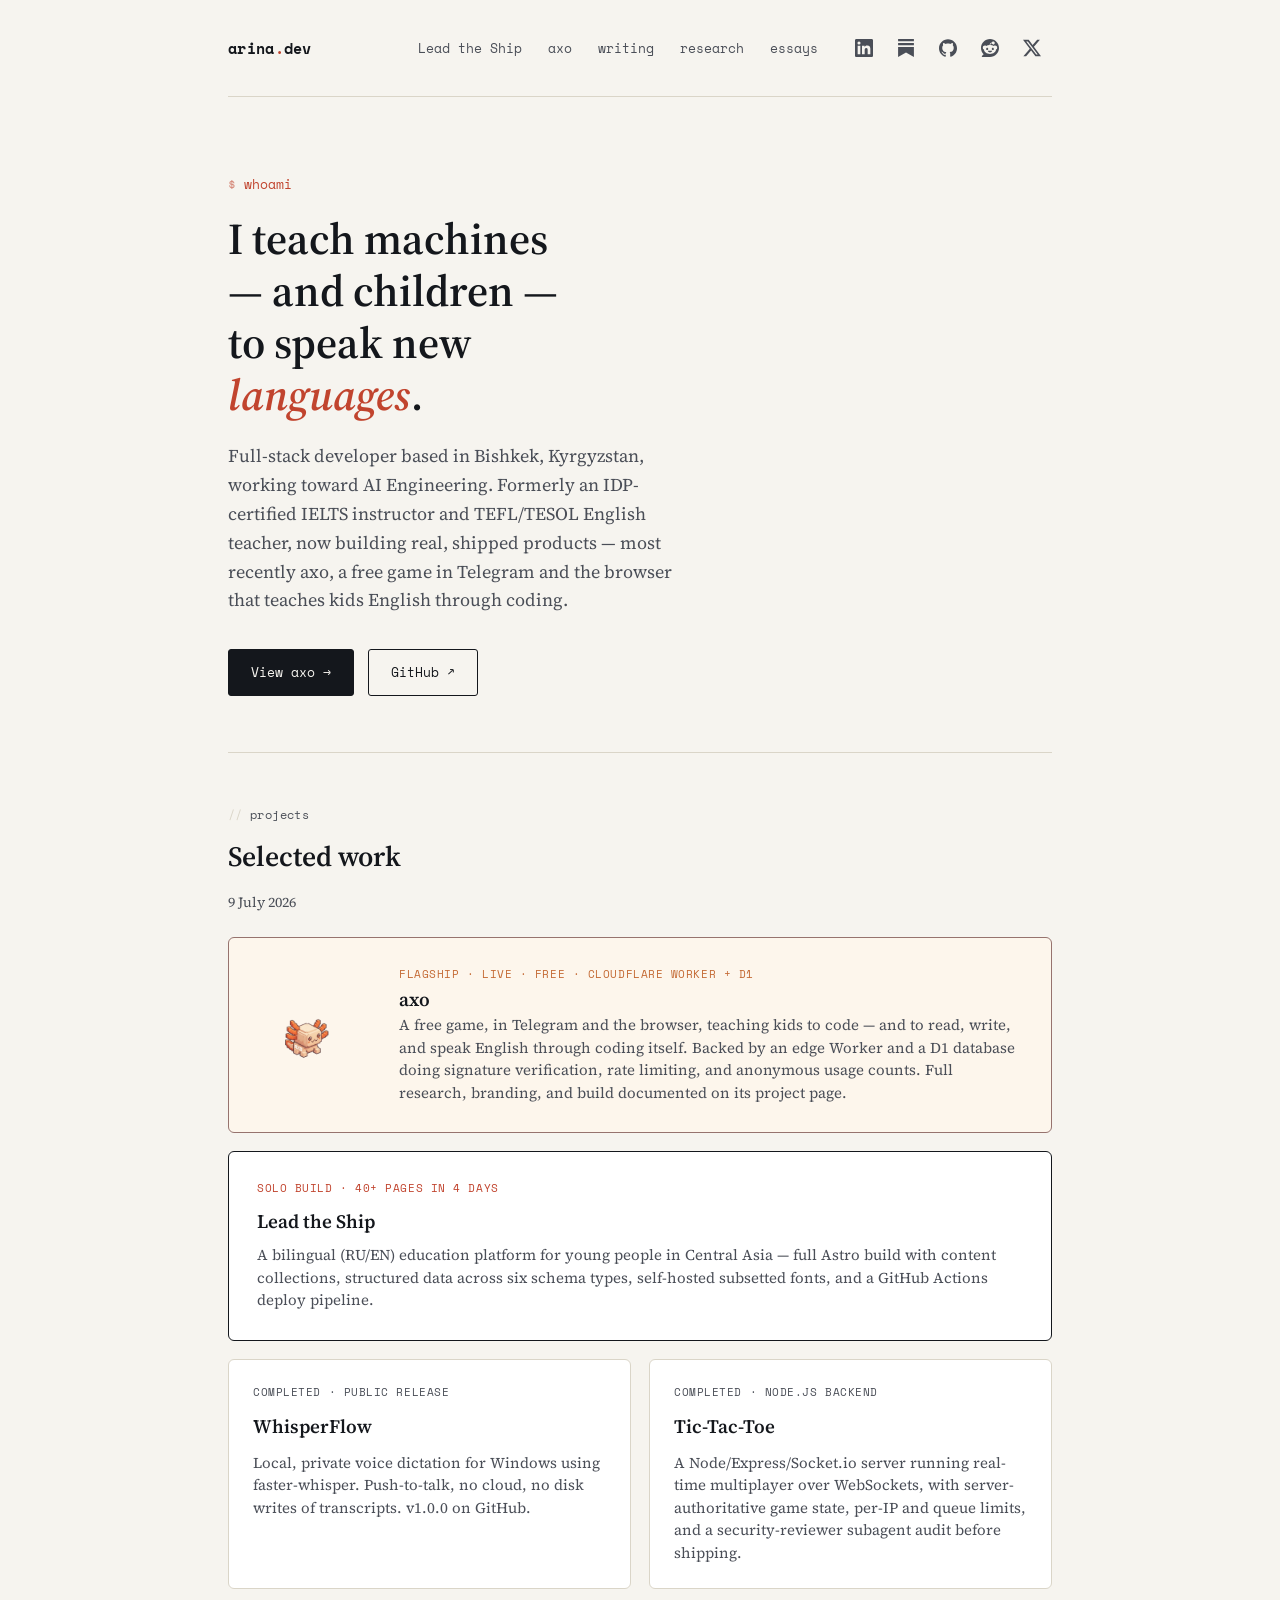
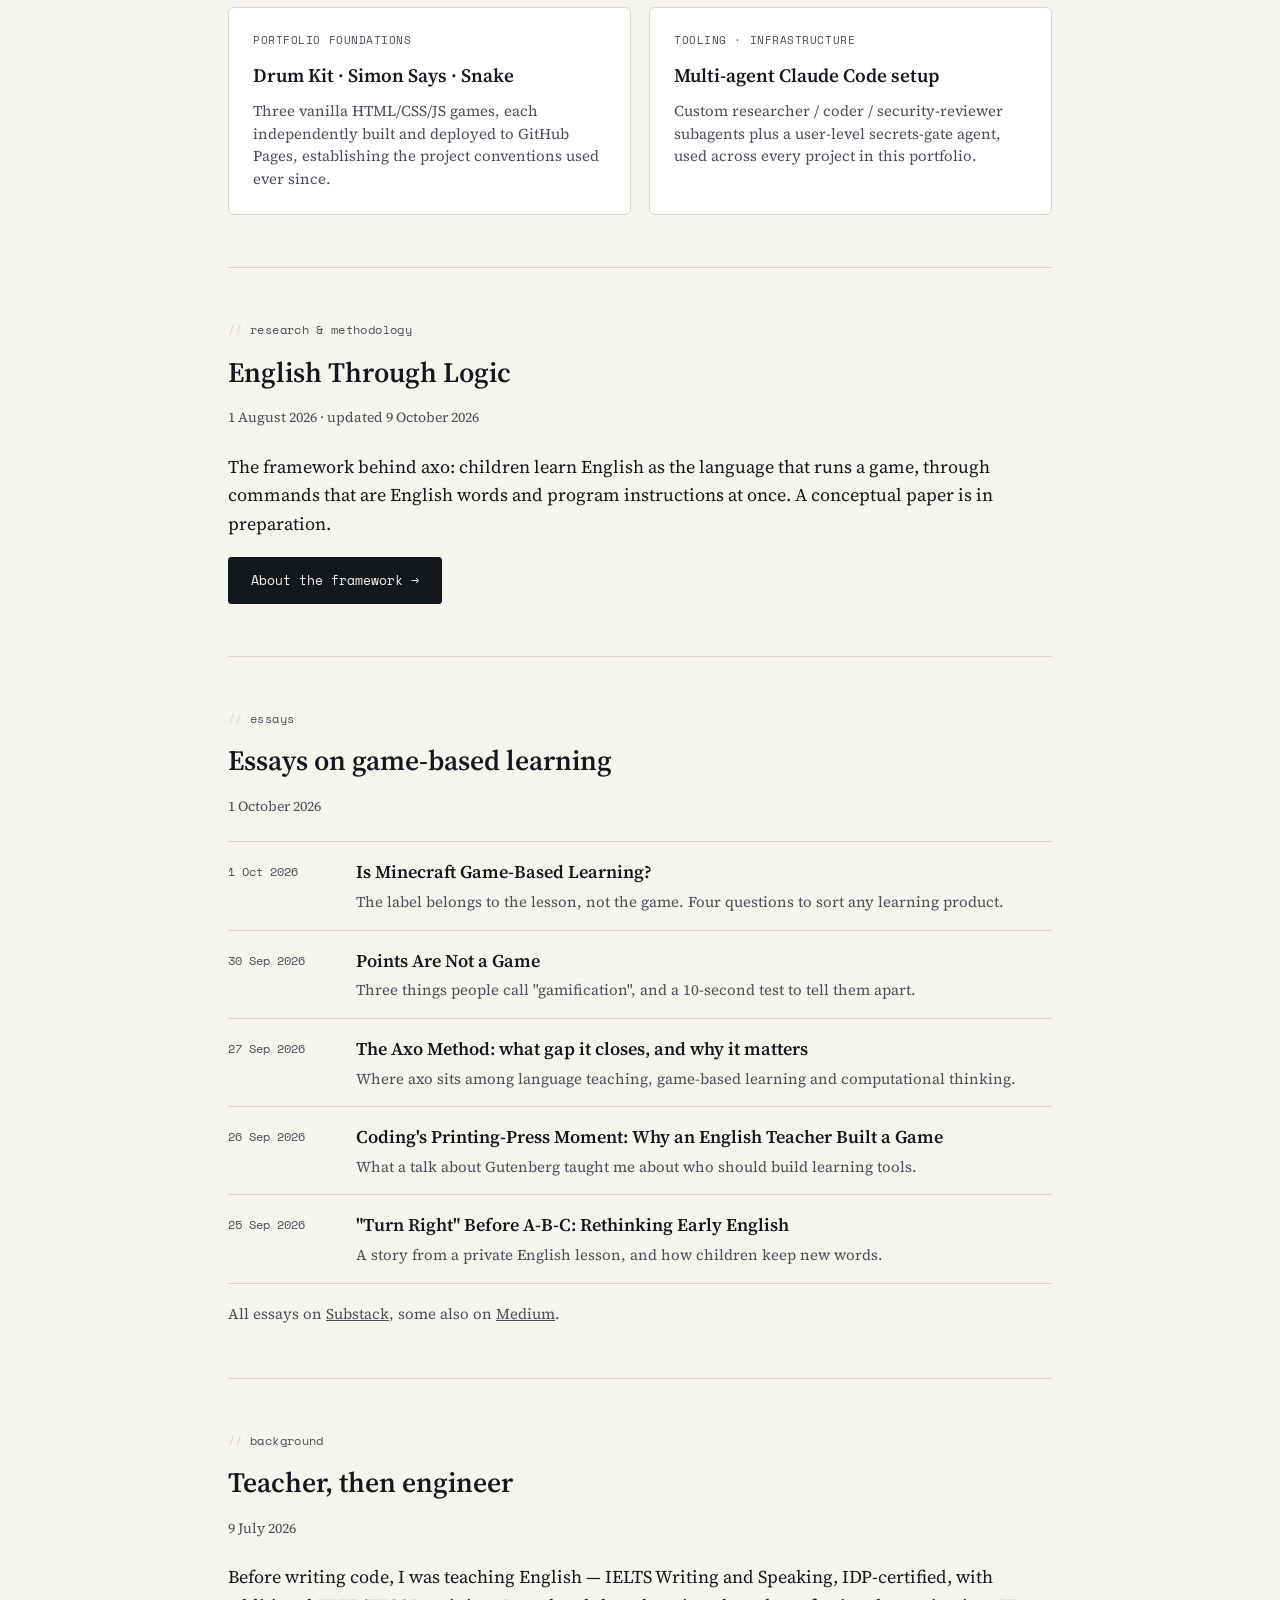
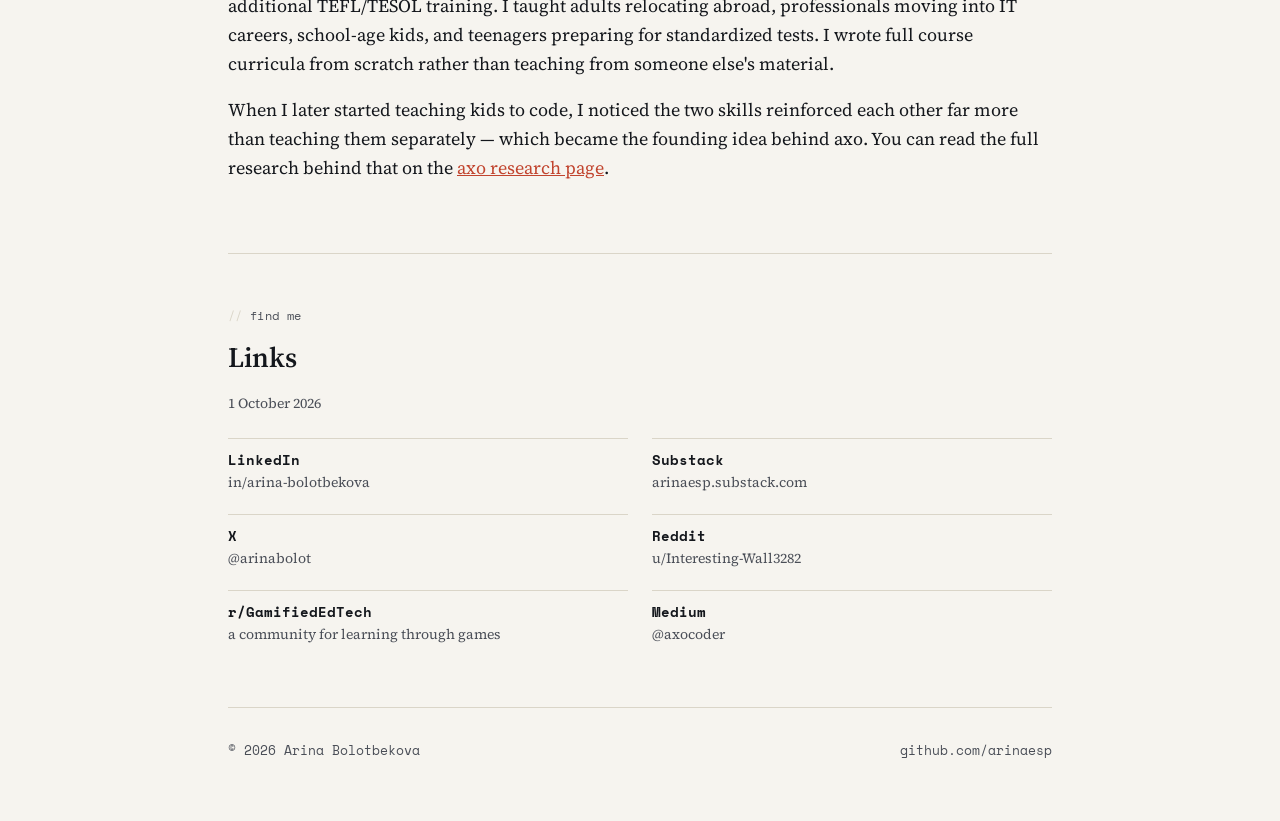
<file: index.html>
<!DOCTYPE html>
<html lang="en">
<head>
<meta charset="UTF-8">
<meta name="viewport" content="width=device-width, initial-scale=1.0">
<title>Arina Bolotbekova — Full-Stack Developer</title>
<link rel="stylesheet" href="styles.css?v=2">
</head>
<body>

<div class="wrap">
  <nav class="nav">
    <a href="index.html" class="nav-mark">arina<span>.</span>dev</a>
    <div class="nav-links">
      <a href="leadtheship.html">Lead the Ship</a>
      <a href="axo.html">axo</a>
      <a href="writing.html">writing</a>
      <a href="methodology.html">research</a>
      <a href="#essays">essays</a>
    </div>
    <div class="nav-social" role="group" aria-label="Find me">
      <a href="https://www.linkedin.com/in/arina-bolotbekova" aria-label="LinkedIn" title="LinkedIn" rel="noopener" target="_blank"><svg viewBox="0 0 24 24" aria-hidden="true"><path d="M20.447 20.452h-3.554v-5.569c0-1.328-.027-3.037-1.852-3.037-1.853 0-2.136 1.445-2.136 2.939v5.667H9.351V9h3.414v1.561h.046c.477-.9 1.637-1.85 3.37-1.85 3.601 0 4.267 2.37 4.267 4.455v6.286zM5.337 7.433a2.062 2.062 0 1 1 0-4.125 2.062 2.062 0 0 1 0 4.125zm1.782 13.019H3.555V9h3.564v11.452zM22.225 0H1.771C.792 0 0 .774 0 1.729v20.542C0 23.227.792 24 1.771 24h20.451C23.2 24 24 23.227 24 22.271V1.729C24 .774 23.2 0 22.222 0h.003z"/></svg></a>
      <a href="https://arinaesp.substack.com" aria-label="Substack" title="Substack" rel="noopener" target="_blank"><svg viewBox="0 0 24 24" aria-hidden="true"><path d="M22.539 8.242H1.46V5.406h21.08v2.836zM1.46 10.812V24L12 18.11 22.54 24V10.812H1.46zM22.54 0H1.46v2.836h21.08V0z"/></svg></a>
      <a href="https://github.com/arinaesp" aria-label="GitHub" title="GitHub" rel="noopener" target="_blank"><svg viewBox="0 0 24 24" aria-hidden="true"><path d="M12 .297c-6.63 0-12 5.373-12 12 0 5.303 3.438 9.8 8.205 11.385.6.113.82-.258.82-.577 0-.285-.01-1.04-.015-2.04-3.338.724-4.042-1.61-4.042-1.61C4.422 18.07 3.633 17.7 3.633 17.7c-1.087-.744.084-.729.084-.729 1.205.084 1.838 1.236 1.838 1.236 1.07 1.835 2.809 1.305 3.495.998.108-.776.417-1.305.76-1.605-2.665-.3-5.466-1.332-5.466-5.93 0-1.31.465-2.38 1.235-3.22-.135-.303-.54-1.523.105-3.176 0 0 1.005-.322 3.3 1.23.96-.267 1.98-.399 3-.405 1.02.006 2.04.138 3 .405 2.28-1.552 3.285-1.23 3.285-1.23.645 1.653.24 2.873.12 3.176.765.84 1.23 1.91 1.23 3.22 0 4.61-2.805 5.625-5.475 5.92.42.36.81 1.096.81 2.22 0 1.606-.015 2.896-.015 3.286 0 .315.21.69.825.57C20.565 22.092 24 17.592 24 12.297c0-6.627-5.373-12-12-12"/></svg></a>
      <a href="https://www.reddit.com/user/Interesting-Wall3282" aria-label="Reddit" title="Reddit" rel="noopener" target="_blank"><svg viewBox="0 0 24 24" aria-hidden="true"><path d="M12 0C5.373 0 0 5.373 0 12c0 3.314 1.343 6.314 3.515 8.485l-2.286 2.286C.775 23.225 1.097 24 1.738 24H12c6.627 0 12-5.373 12-12S18.627 0 12 0Zm4.388 3.199c1.104 0 1.999.895 1.999 1.999 0 1.105-.895 2-1.999 2-.946 0-1.739-.657-1.947-1.539v.002c-1.147.162-2.032 1.15-2.032 2.341v.007c1.776.067 3.4.567 4.686 1.363.473-.363 1.064-.58 1.707-.58 1.547 0 2.802 1.254 2.802 2.802 0 1.117-.655 2.081-1.601 2.531-.088 3.256-3.637 5.876-7.997 5.876-4.361 0-7.905-2.617-7.998-5.87-.954-.447-1.614-1.415-1.614-2.538 0-1.548 1.255-2.802 2.803-2.802.645 0 1.239.218 1.712.585 1.275-.79 2.881-1.291 4.64-1.365v-.01c0-1.663 1.263-3.034 2.88-3.207.188-.911.993-1.595 1.959-1.595Zm-8.085 8.376c-.784 0-1.459.78-1.506 1.797-.047 1.016.64 1.429 1.426 1.429.786 0 1.371-.369 1.418-1.385.047-1.017-.553-1.841-1.338-1.841Zm7.406 0c-.786 0-1.385.824-1.338 1.841.047 1.017.634 1.385 1.418 1.385.785 0 1.473-.413 1.426-1.429-.046-1.017-.721-1.797-1.506-1.797Zm-3.703 4.013c-.974 0-1.907.048-2.77.135-.147.015-.241.168-.183.305.483 1.154 1.622 1.964 2.953 1.964 1.33 0 2.47-.81 2.953-1.964.057-.137-.037-.29-.184-.305-.863-.087-1.795-.135-2.769-.135Z"/></svg></a>
      <a href="https://x.com/arinabolot" aria-label="X" title="X" rel="noopener" target="_blank"><svg viewBox="0 0 24 24" aria-hidden="true"><path d="M18.901 1.153h3.68l-8.04 9.19L24 22.846h-7.406l-5.8-7.584-6.638 7.584H.474l8.6-9.83L0 1.154h7.594l5.243 6.932ZM17.61 20.644h2.039L6.486 3.24H4.298Z"/></svg></a>
    </div>
  </nav>

  <section class="hero">
    <div class="eyebrow">whoami</div>
    <h1>I teach machines — and children — to speak new <em>languages</em>.</h1>
    <p class="hero-sub">
      Full-stack developer based in Bishkek, Kyrgyzstan, working toward AI Engineering.
      Formerly an IDP-certified IELTS instructor and TEFL/TESOL English teacher, now building
      real, shipped products — most recently axo, a free game in Telegram and the browser that
      teaches kids English through coding.
    </p>
    <div class="cta-row">
      <a href="axo.html" class="btn btn-primary">View axo →</a>
      <a href="https://github.com/arinaesp" target="_blank" class="btn btn-ghost">GitHub ↗</a>
    </div>
  </section>

  <section class="section">
    <div class="section-label">projects</div>
    <h2>Selected work</h2>
    <p class="pub-date"><time datetime="2026-07-09">9 July 2026</time></p>
    <div class="grid">

      <a href="axo.html" class="card card-featured">
        <img src="assets/axo-logo.png" alt="axo mascot">
        <div>
          <div class="card-tag">Flagship · Live · Free · Cloudflare Worker + D1</div>
          <h3>axo</h3>
          <p>A free game, in Telegram and the browser, teaching kids to code — and to read, write,
          and speak English through coding itself. Backed by an edge Worker and a D1 database doing
          signature verification, rate limiting, and anonymous usage counts. Full research, branding,
          and build documented on its project page.</p>
        </div>
      </a>

      <a href="leadtheship.html" class="card card-featured-alt">
        <div class="card-tag">Solo build · 40+ pages in 4 days</div>
        <h3>Lead the Ship</h3>
        <p>A bilingual (RU/EN) education platform for young people in Central Asia — full
        Astro build with content collections, structured data across six schema types,
        self-hosted subsetted fonts, and a GitHub Actions deploy pipeline.</p>
      </a>

      <a href="whisperflow.html" class="card">
        <div class="card-tag">Completed · Public release</div>
        <h3>WhisperFlow</h3>
        <p>Local, private voice dictation for Windows using faster-whisper. Push-to-talk,
        no cloud, no disk writes of transcripts. v1.0.0 on GitHub.</p>
      </a>

      <a href="tictactoe.html" class="card">
        <div class="card-tag">Completed · Node.js backend</div>
        <h3>Tic-Tac-Toe</h3>
        <p>A Node/Express/Socket.io server running real-time multiplayer over WebSockets,
        with server-authoritative game state, per-IP and queue limits, and a
        security-reviewer subagent audit before shipping.</p>
      </a>

      <a href="#" class="card">
        <div class="card-tag">Portfolio foundations</div>
        <h3>Drum Kit · Simon Says · Snake</h3>
        <p>Three vanilla HTML/CSS/JS games, each independently built and deployed to
        GitHub Pages, establishing the project conventions used ever since.</p>
      </a>

      <a href="#" class="card">
        <div class="card-tag">Tooling · Infrastructure</div>
        <h3>Multi-agent Claude Code setup</h3>
        <p>Custom researcher / coder / security-reviewer subagents plus a user-level
        secrets-gate agent, used across every project in this portfolio.</p>
      </a>

    </div>
  </section>

  <section class="section">
    <div class="section-label">research &amp; methodology</div>
    <h2>English Through Logic</h2>
    <p class="pub-date"><time datetime="2026-08-01">1 August 2026</time> · updated <time datetime="2026-10-09">9 October 2026</time></p>
    <p>
      The framework behind axo: children learn English as the language that runs a
      game, through commands that are English words and program instructions at once.
      A conceptual paper is in preparation.
    </p>
    <div class="cta-row">
      <a href="methodology.html" class="btn btn-primary">About the framework →</a>
    </div>
  </section>

  <section class="section" id="essays">
    <div class="section-label">essays</div>
    <h2>Essays on game-based learning</h2>
    <p class="pub-date"><time datetime="2026-10-01">1 October 2026</time></p>
    <ul class="essay-list">
      <li>
        <time datetime="2026-10-01">1 Oct 2026</time>
        <div>
          <a href="https://arinaesp.substack.com/p/is-minecraft-game-based-learning" target="_blank">Is Minecraft Game-Based Learning?</a>
          <p>The label belongs to the lesson, not the game. Four questions to sort any learning product.</p>
        </div>
      </li>
      <li>
        <time datetime="2026-09-30">30 Sep 2026</time>
        <div>
          <a href="https://arinaesp.substack.com/p/points-are-not-a-game" target="_blank">Points Are Not a Game</a>
          <p>Three things people call "gamification", and a 10-second test to tell them apart.</p>
        </div>
      </li>
      <li>
        <time datetime="2026-09-27">27 Sep 2026</time>
        <div>
          <a href="https://arinaesp.substack.com/p/the-axo-method-what-gap-it-closes" target="_blank">The Axo Method: what gap it closes, and why it matters</a>
          <p>Where axo sits among language teaching, game-based learning and computational thinking.</p>
        </div>
      </li>
      <li>
        <time datetime="2026-09-26">26 Sep 2026</time>
        <div>
          <a href="https://arinaesp.substack.com/p/codings-printing-press-moment-why" target="_blank">Coding's Printing-Press Moment: Why an English Teacher Built a Game</a>
          <p>What a talk about Gutenberg taught me about who should build learning tools.</p>
        </div>
      </li>
      <li>
        <time datetime="2026-09-25">25 Sep 2026</time>
        <div>
          <a href="https://arinaesp.substack.com/p/turn-right-before-a-b-c-rethinking" target="_blank">"Turn Right" Before A-B-C: Rethinking Early English</a>
          <p>A story from a private English lesson, and how children keep new words.</p>
        </div>
      </li>
    </ul>
    <p class="essay-also">All essays on <a href="https://arinaesp.substack.com" target="_blank">Substack</a>, some also on <a href="https://medium.com/@axocoder" target="_blank">Medium</a>.</p>
  </section>

  <section class="section">
    <div class="section-label">background</div>
    <h2>Teacher, then engineer</h2>
    <p class="pub-date"><time datetime="2026-07-09">9 July 2026</time></p>
    <p>
      Before writing code, I was teaching English — IELTS Writing and Speaking, IDP-certified,
      with additional TEFL/TESOL training. I taught adults relocating abroad, professionals
      moving into IT careers, school-age kids, and teenagers preparing for standardized tests.
      I wrote full course curricula from scratch rather than teaching from someone else's material.
    </p>
    <p>
      When I later started teaching kids to code, I noticed the two skills reinforced each
      other far more than teaching them separately — which became the founding idea behind
      axo. You can read the full research behind that on the
      <a href="axo-research.html" style="color:var(--red-pen)">axo research page</a>.
    </p>
  </section>

  <section class="section" id="links">
    <div class="section-label">find me</div>
    <h2>Links</h2>
    <p class="pub-date"><time datetime="2026-10-01">1 October 2026</time></p>
    <ul class="link-list">
      <li><a href="https://www.linkedin.com/in/arina-bolotbekova" target="_blank">LinkedIn</a><span>in/arina-bolotbekova</span></li>
      <li><a href="https://arinaesp.substack.com" target="_blank">Substack</a><span>arinaesp.substack.com</span></li>
      <li><a href="https://x.com/arinabolot" target="_blank">X</a><span>@arinabolot</span></li>
      <li><a href="https://www.reddit.com/user/Interesting-Wall3282" target="_blank">Reddit</a><span>u/Interesting-Wall3282</span></li>
      <li><a href="https://www.reddit.com/r/GamifiedEdTech/" target="_blank">r/GamifiedEdTech</a><span>a community for learning through games</span></li>
      <li><a href="https://medium.com/@axocoder" target="_blank">Medium</a><span>@axocoder</span></li>
    </ul>
  </section>

  <footer>
    <span>© 2026 Arina Bolotbekova</span>
    <a href="https://github.com/arinaesp" target="_blank">github.com/arinaesp</a>
  </footer>
</div>

</body>
</html>
</file>
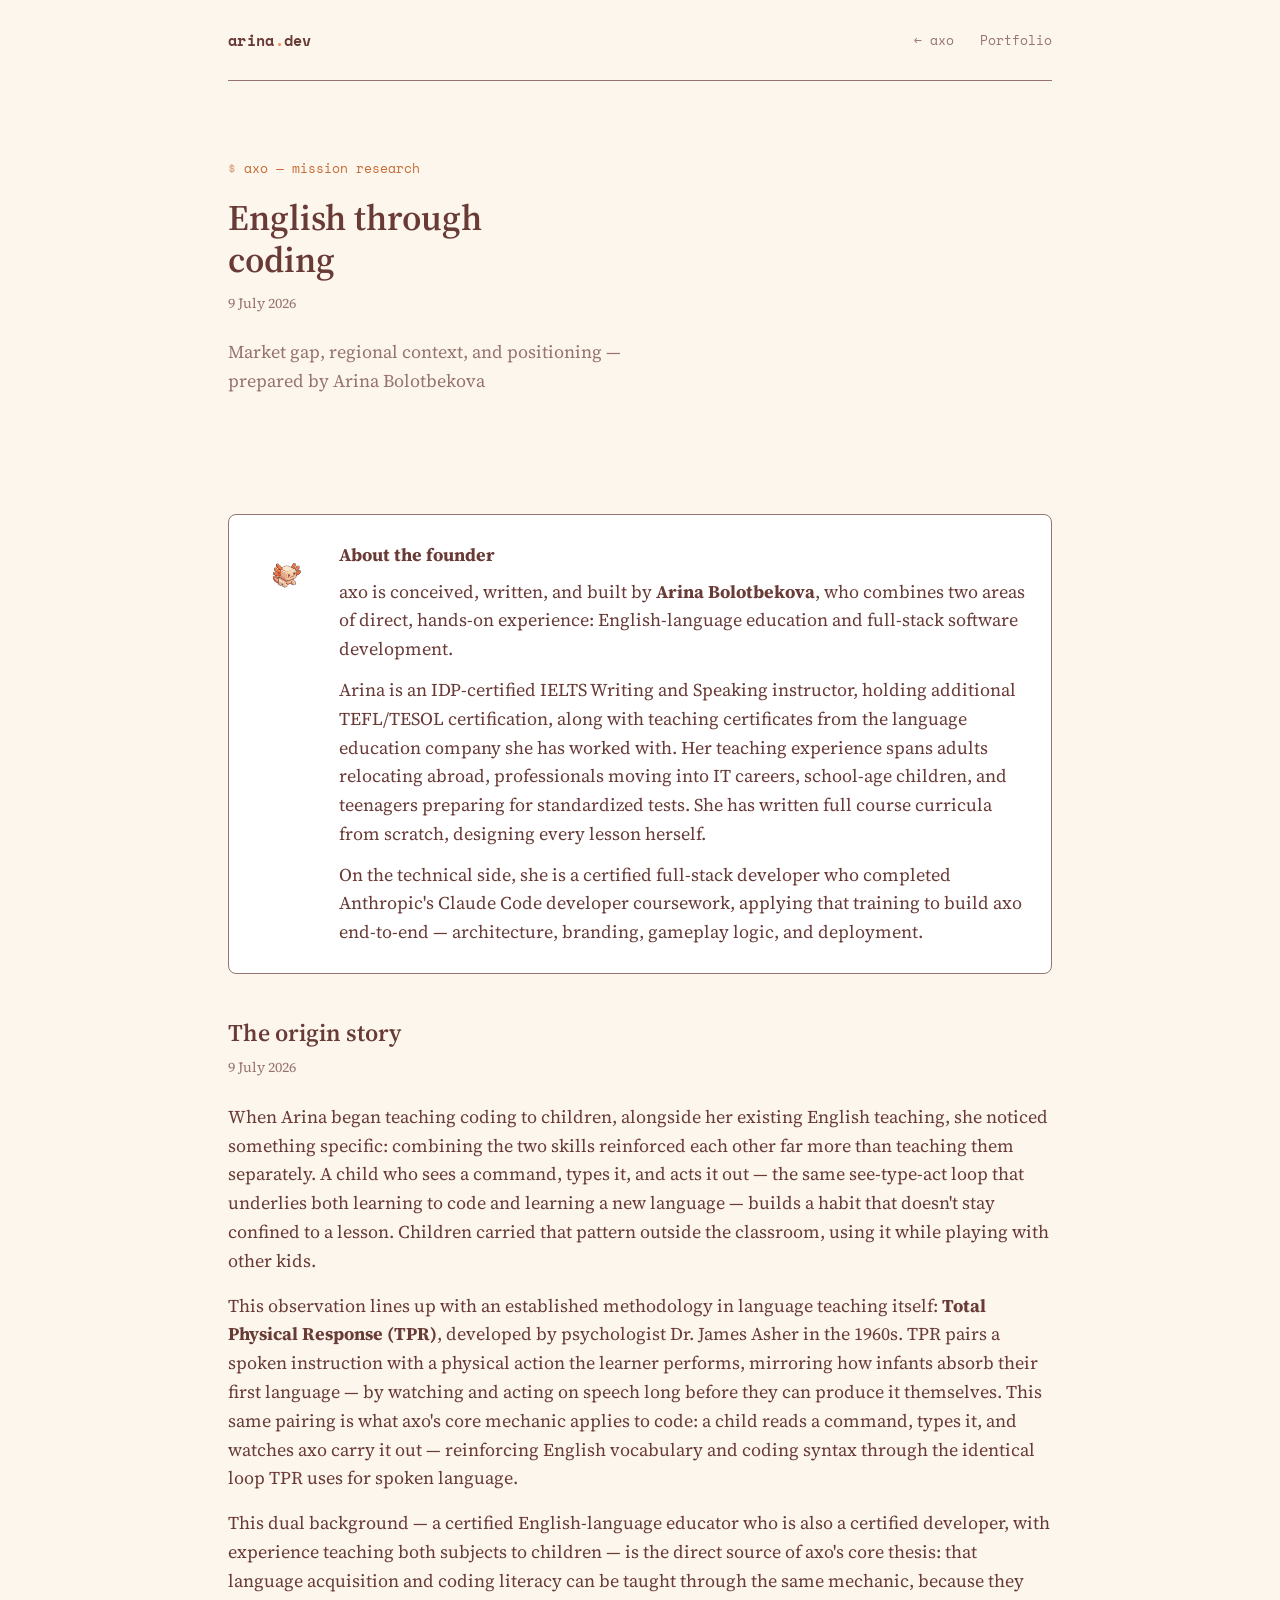
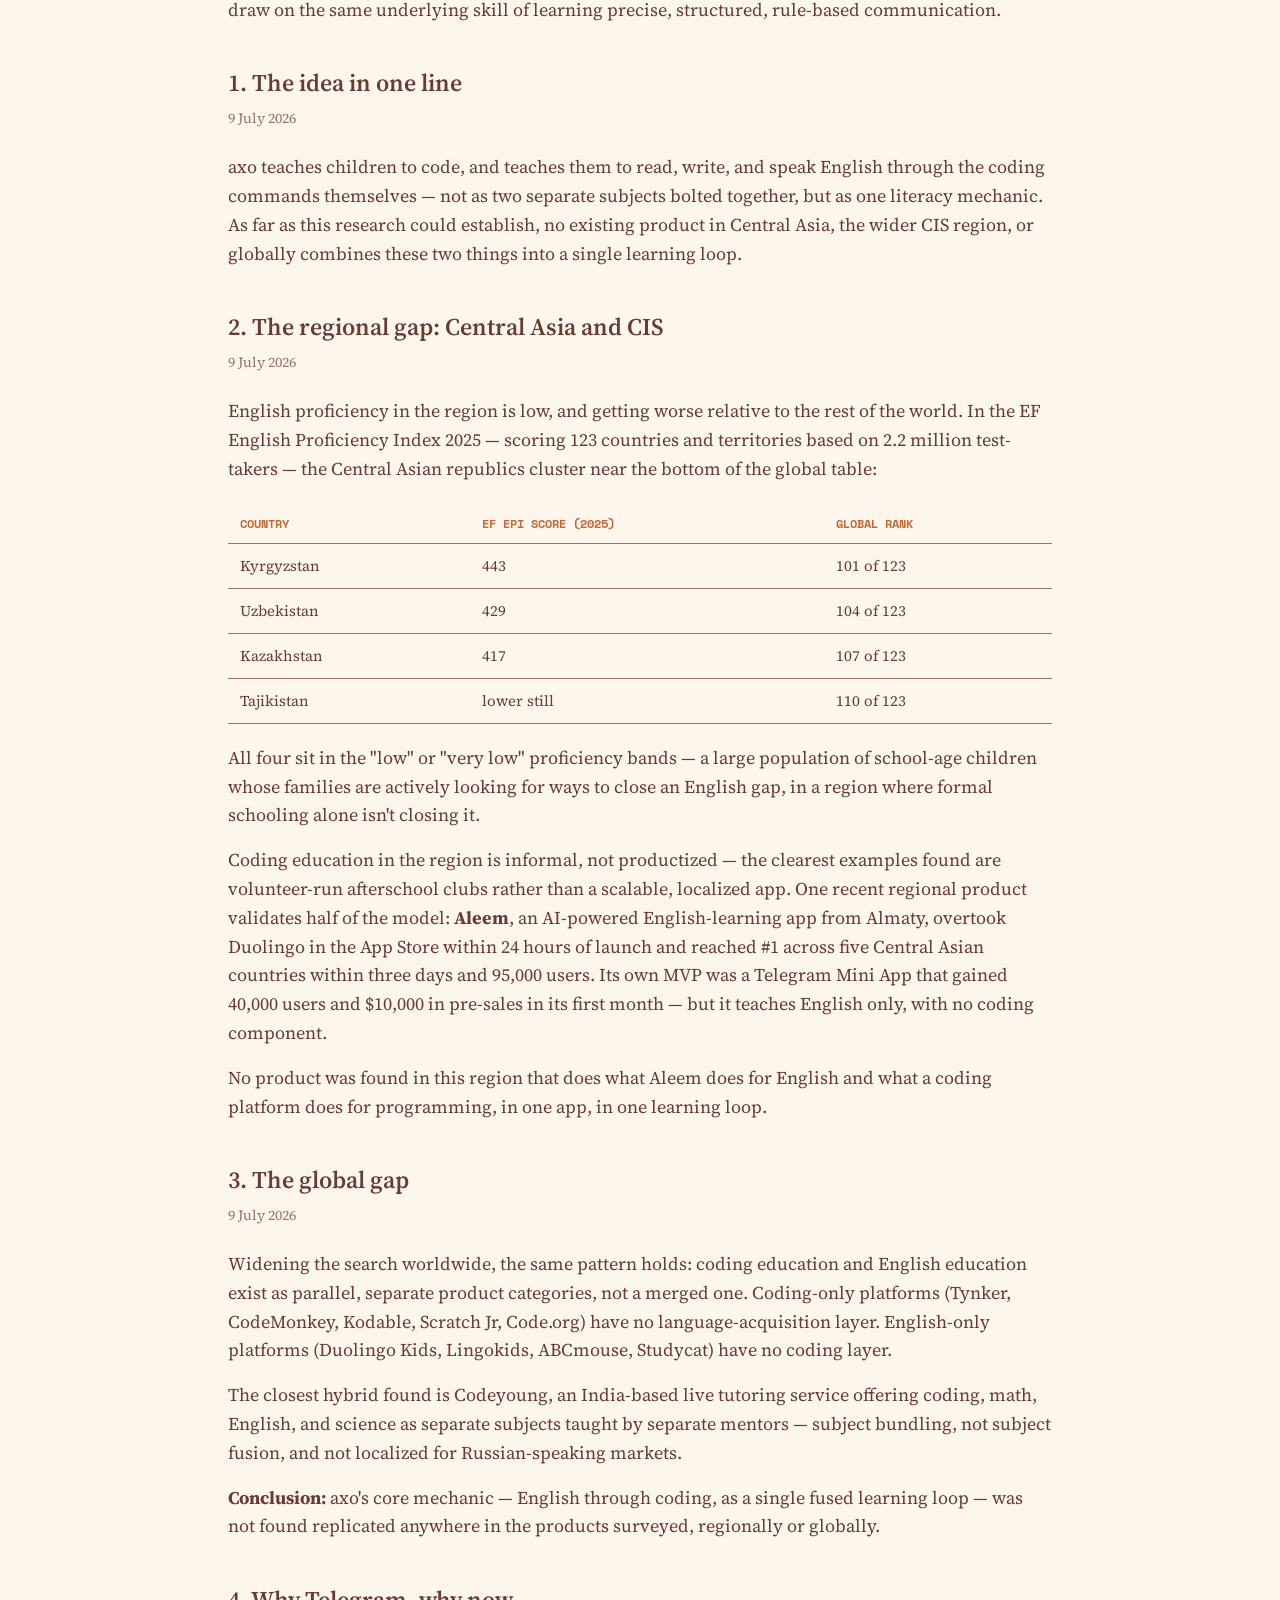
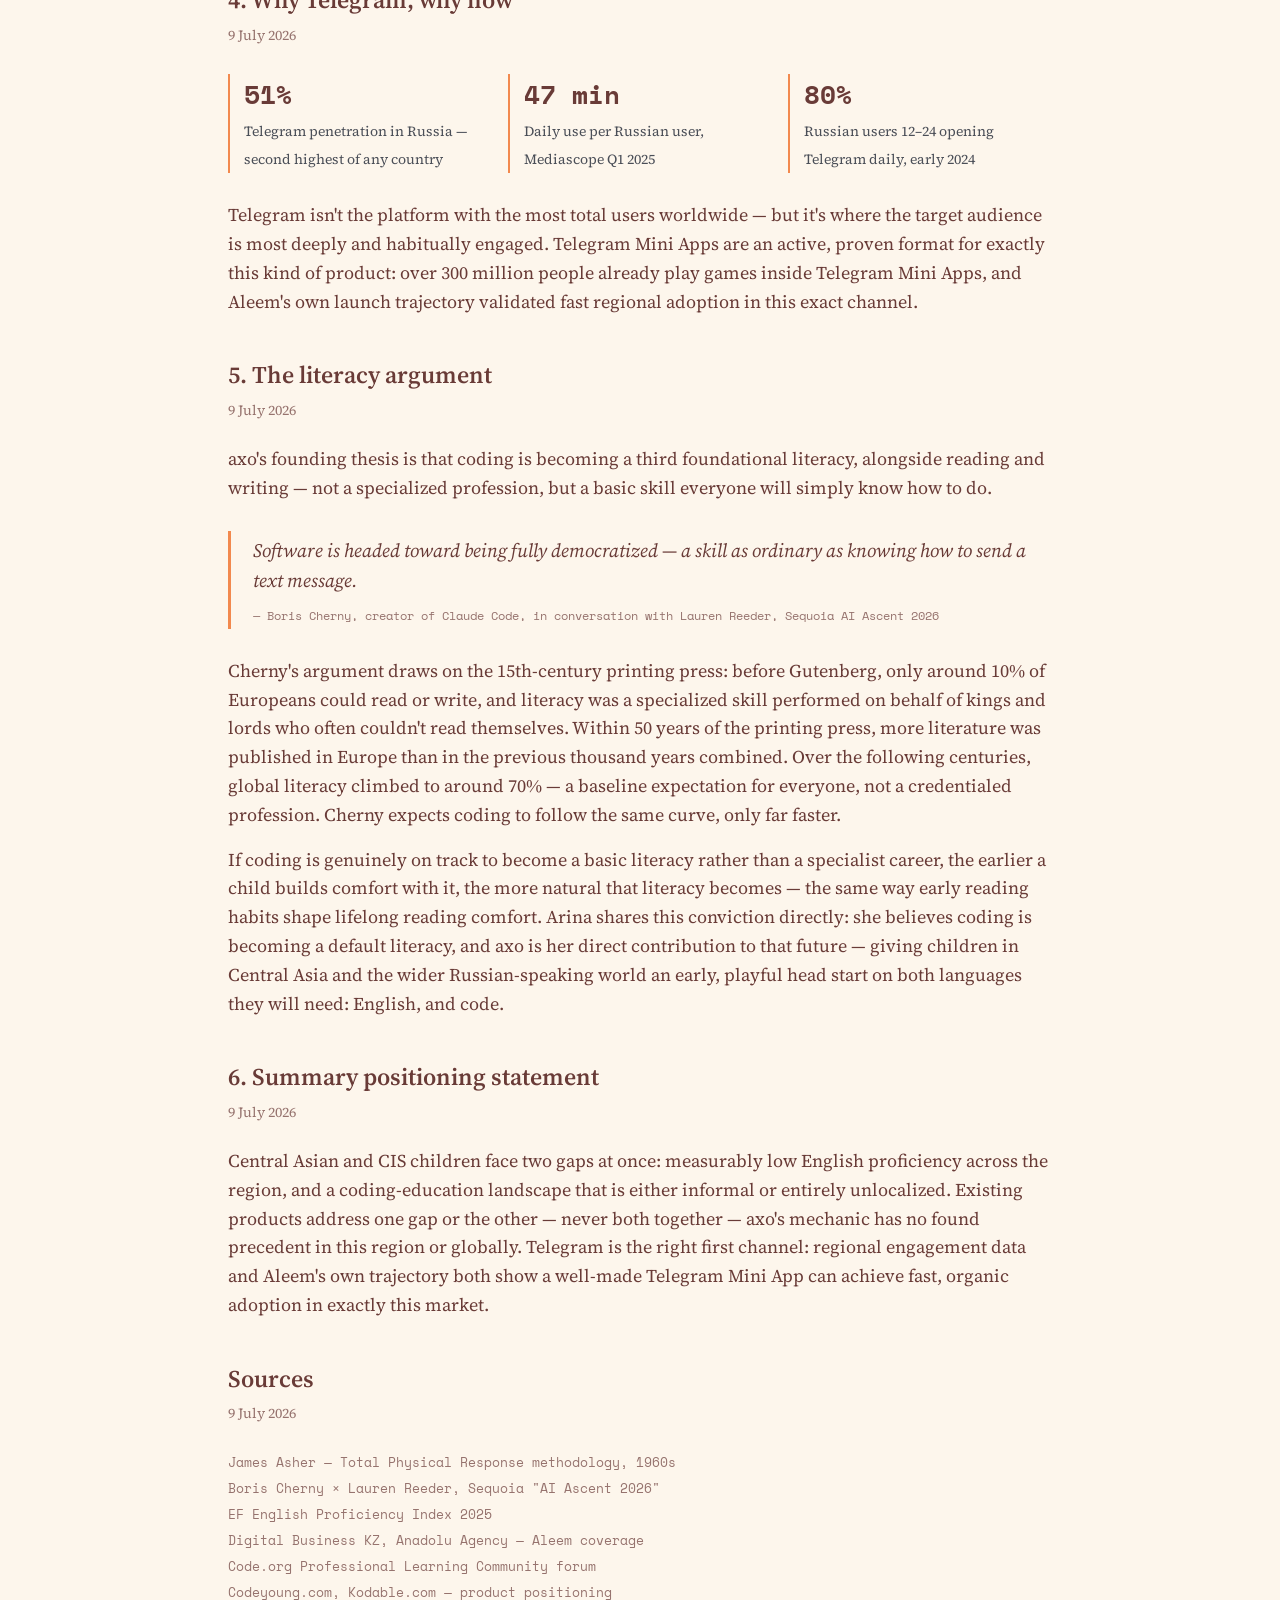
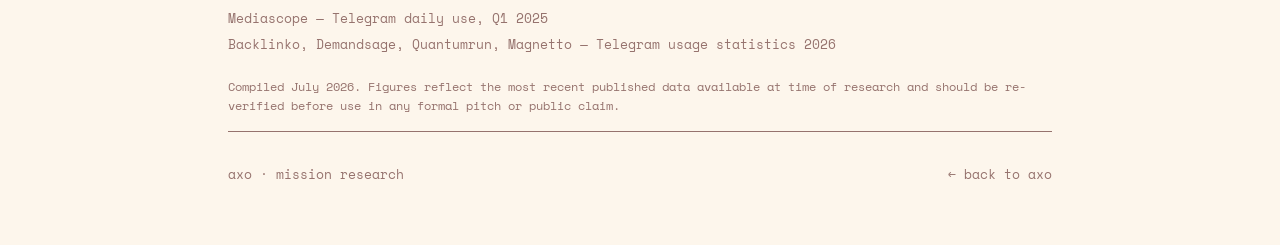
<file: axo-research.html>
<!DOCTYPE html>
<html lang="en">
<head>
<meta charset="UTF-8">
<meta name="viewport" content="width=device-width, initial-scale=1.0">
<title>axo — Mission Research</title>
<link rel="stylesheet" href="styles.css?v=2">
</head>
<body class="axo-theme">

<div class="wrap">
  <nav class="nav">
    <a href="index.html" class="nav-mark" style="color:var(--axo-brown)">arina<span style="color:var(--axo-orange)">.</span>dev</a>
    <div class="nav-links">
      <a href="axo.html">← axo</a>
      <a href="index.html">Portfolio</a>
    </div>
  </nav>

  <section class="hero">
    <div class="eyebrow">axo — mission research</div>
    <h1 style="font-size:36px;">English through coding</h1>
    <p class="pub-date"><time datetime="2026-07-09">9 July 2026</time></p>
    <p class="hero-sub">Market gap, regional context, and positioning — prepared by Arina Bolotbekova</p>
  </section>

  <div class="doc">

    <div class="founder-box">
      <img src="assets/axo-logo.png" alt="Arina Bolotbekova">
      <div>
        <h3 style="margin:0 0 8px;">About the founder</h3>
        <p style="margin:0 0 12px;">
          axo is conceived, written, and built by <strong>Arina Bolotbekova</strong>, who combines
          two areas of direct, hands-on experience: English-language education and full-stack
          software development.
        </p>
        <p style="margin:0 0 12px;">
          Arina is an IDP-certified IELTS Writing and Speaking instructor, holding additional
          TEFL/TESOL certification, along with teaching certificates from the language education
          company she has worked with. Her teaching experience spans adults relocating abroad,
          professionals moving into IT careers, school-age children, and teenagers preparing for
          standardized tests. She has written full course curricula from scratch, designing every
          lesson herself.
        </p>
        <p style="margin:0;">
          On the technical side, she is a certified full-stack developer who completed Anthropic's
          Claude Code developer coursework, applying that training to build axo end-to-end —
          architecture, branding, gameplay logic, and deployment.
        </p>
      </div>
    </div>

    <h2>The origin story</h2>
    <p class="pub-date"><time datetime="2026-07-09">9 July 2026</time></p>
    <p>
      When Arina began teaching coding to children, alongside her existing English teaching, she
      noticed something specific: combining the two skills reinforced each other far more than
      teaching them separately. A child who sees a command, types it, and acts it out — the same
      see-type-act loop that underlies both learning to code and learning a new language — builds
      a habit that doesn't stay confined to a lesson. Children carried that pattern outside the
      classroom, using it while playing with other kids.
    </p>
    <p>
      This observation lines up with an established methodology in language teaching itself:
      <strong>Total Physical Response (TPR)</strong>, developed by psychologist Dr. James Asher in
      the 1960s. TPR pairs a spoken instruction with a physical action the learner performs,
      mirroring how infants absorb their first language — by watching and acting on speech long
      before they can produce it themselves. This same pairing is what axo's core mechanic
      applies to code: a child reads a command, types it, and watches axo
      carry it out — reinforcing English vocabulary and coding syntax through the identical loop
      TPR uses for spoken language.
    </p>
    <p>
      This dual background — a certified English-language educator who is also a certified
      developer, with experience teaching both subjects to children — is the direct source of
      axo's core thesis: that language acquisition and coding literacy can be taught through the
      same mechanic, because they draw on the same underlying skill of learning precise,
      structured, rule-based communication.
    </p>

    <h2>1. The idea in one line</h2>
    <p class="pub-date"><time datetime="2026-07-09">9 July 2026</time></p>
    <p>
      axo teaches children to code, and teaches them to read, write, and speak English through the
      coding commands themselves — not as two separate subjects bolted together, but as one
      literacy mechanic. As far as this research could establish, no existing product in Central
      Asia, the wider CIS region, or globally combines these two things into a single learning loop.
    </p>

    <h2>2. The regional gap: Central Asia and CIS</h2>
    <p class="pub-date"><time datetime="2026-07-09">9 July 2026</time></p>
    <p>
      English proficiency in the region is low, and getting worse relative to the rest of the
      world. In the EF English Proficiency Index 2025 — scoring 123 countries and territories
      based on 2.2 million test-takers — the Central Asian republics cluster near the bottom of
      the global table:
    </p>
    <table>
      <tr><th>Country</th><th>EF EPI score (2025)</th><th>Global rank</th></tr>
      <tr><td>Kyrgyzstan</td><td>443</td><td>101 of 123</td></tr>
      <tr><td>Uzbekistan</td><td>429</td><td>104 of 123</td></tr>
      <tr><td>Kazakhstan</td><td>417</td><td>107 of 123</td></tr>
      <tr><td>Tajikistan</td><td>lower still</td><td>110 of 123</td></tr>
    </table>
    <p>
      All four sit in the "low" or "very low" proficiency bands — a large population of
      school-age children whose families are actively looking for ways to close an English gap,
      in a region where formal schooling alone isn't closing it.
    </p>
    <p>
      Coding education in the region is informal, not productized — the clearest examples found
      are volunteer-run afterschool clubs rather than a scalable, localized app. One recent
      regional product validates half of the model: <strong>Aleem</strong>, an AI-powered
      English-learning app from Almaty, overtook Duolingo in the App Store within 24 hours of
      launch and reached #1 across five Central Asian countries within three days and 95,000
      users. Its own MVP was a Telegram Mini App that gained 40,000 users and $10,000 in
      pre-sales in its first month — but it teaches English only, with no coding component.
    </p>
    <p>No product was found in this region that does what Aleem does for English and what a coding platform does for programming, in one app, in one learning loop.</p>

    <h2>3. The global gap</h2>
    <p class="pub-date"><time datetime="2026-07-09">9 July 2026</time></p>
    <p>
      Widening the search worldwide, the same pattern holds: coding education and English
      education exist as parallel, separate product categories, not a merged one. Coding-only
      platforms (Tynker, CodeMonkey, Kodable, Scratch Jr, Code.org) have no language-acquisition
      layer. English-only platforms (Duolingo Kids, Lingokids, ABCmouse, Studycat) have no coding
      layer.
    </p>
    <p>
      The closest hybrid found is Codeyoung, an India-based live tutoring service offering coding,
      math, English, and science as separate subjects taught by separate mentors — subject
      bundling, not subject fusion, and not localized for Russian-speaking markets.
    </p>
    <p><strong>Conclusion:</strong> axo's core mechanic — English through coding, as a
    single fused learning loop — was not found replicated anywhere in the products surveyed,
    regionally or globally.</p>

    <h2>4. Why Telegram, why now</h2>
    <p class="pub-date"><time datetime="2026-07-09">9 July 2026</time></p>
    <div class="stats">
      <div class="stat">
        <span class="stat-num">51%</span>
        <span class="stat-label">Telegram penetration in Russia — second highest of any country</span>
      </div>
      <div class="stat">
        <span class="stat-num">47 min</span>
        <span class="stat-label">Daily use per Russian user, Mediascope Q1 2025</span>
      </div>
      <div class="stat">
        <span class="stat-num">80%</span>
        <span class="stat-label">Russian users 12–24 opening Telegram daily, early 2024</span>
      </div>
    </div>
    <p>
      Telegram isn't the platform with the most total users worldwide — but it's where the target
      audience is most deeply and habitually engaged. Telegram Mini Apps are an active, proven
      format for exactly this kind of product: over 300 million people already play games inside
      Telegram Mini Apps, and Aleem's own launch trajectory validated fast regional adoption in
      this exact channel.
    </p>

    <h2>5. The literacy argument</h2>
    <p class="pub-date"><time datetime="2026-07-09">9 July 2026</time></p>
    <p>
      axo's founding thesis is that coding is becoming a third foundational literacy, alongside
      reading and writing — not a specialized profession, but a basic skill everyone will simply
      know how to do.
    </p>
    <div class="pull-quote">
      Software is headed toward being fully democratized — a skill as ordinary as knowing how to
      send a text message.
      <cite>— Boris Cherny, creator of Claude Code, in conversation with Lauren Reeder, Sequoia AI Ascent 2026</cite>
    </div>
    <p>
      Cherny's argument draws on the 15th-century printing press: before Gutenberg, only around
      10% of Europeans could read or write, and literacy was a specialized skill performed on
      behalf of kings and lords who often couldn't read themselves. Within 50 years of the
      printing press, more literature was published in Europe than in the previous thousand years
      combined. Over the following centuries, global literacy climbed to around 70% — a baseline
      expectation for everyone, not a credentialed profession. Cherny expects coding to follow the
      same curve, only far faster.
    </p>
    <p>
      If coding is genuinely on track to become a basic literacy rather than a specialist career,
      the earlier a child builds comfort with it, the more natural that literacy becomes — the
      same way early reading habits shape lifelong reading comfort. Arina shares this conviction
      directly: she believes coding is becoming a default literacy, and axo is her direct
      contribution to that future — giving children in Central Asia and the wider Russian-speaking
      world an early, playful head start on both languages they will need: English, and code.
    </p>

    <h2>6. Summary positioning statement</h2>
    <p class="pub-date"><time datetime="2026-07-09">9 July 2026</time></p>
    <p>
      Central Asian and CIS children face two gaps at once: measurably low English proficiency
      across the region, and a coding-education landscape that is either informal or entirely
      unlocalized. Existing products address one gap or the other — never both together —
      axo's mechanic has no found precedent in this region or globally. Telegram is the right first
      channel: regional engagement data and Aleem's own trajectory both show a well-made Telegram
      Mini App can achieve fast, organic adoption in exactly this market.
    </p>

    <h2>Sources</h2>
    <p class="pub-date"><time datetime="2026-07-09">9 July 2026</time></p>
    <div class="sources">
      James Asher — Total Physical Response methodology, 1960s<br>
      Boris Cherny × Lauren Reeder, Sequoia "AI Ascent 2026"<br>
      EF English Proficiency Index 2025<br>
      Digital Business KZ, Anadolu Agency — Aleem coverage<br>
      Code.org Professional Learning Community forum<br>
      Codeyoung.com, Kodable.com — product positioning<br>
      Mediascope — Telegram daily use, Q1 2025<br>
      Backlinko, Demandsage, Quantumrun, Magnetto — Telegram usage statistics 2026
    </div>
    <p style="font-family:var(--mono); font-size:12px; color:var(--axo-brown-soft); margin-top:20px;">
      Compiled July 2026. Figures reflect the most recent published data available at time of
      research and should be re-verified before use in any formal pitch or public claim.
    </p>

  </div>

  <footer>
    <span>axo · mission research</span>
    <a href="axo.html">← back to axo</a>
  </footer>
</div>

</body>
</html>
</file>
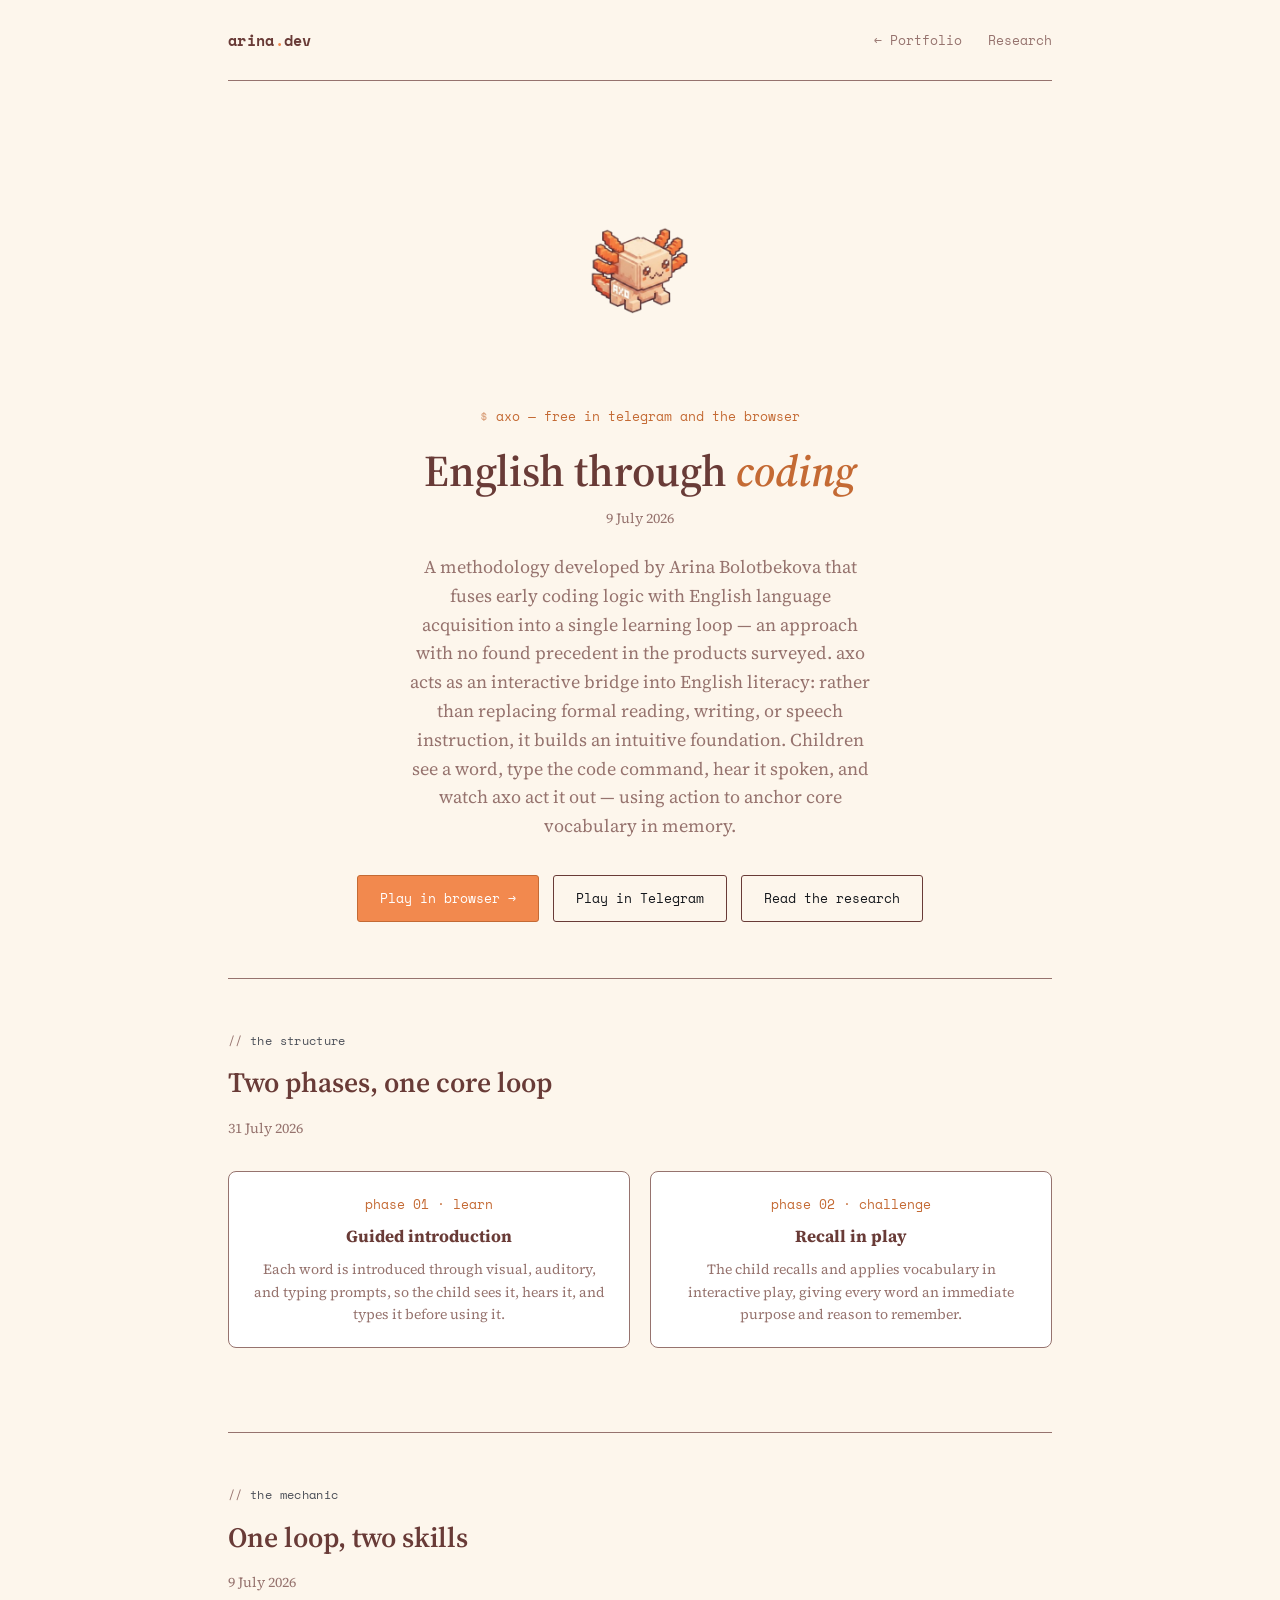
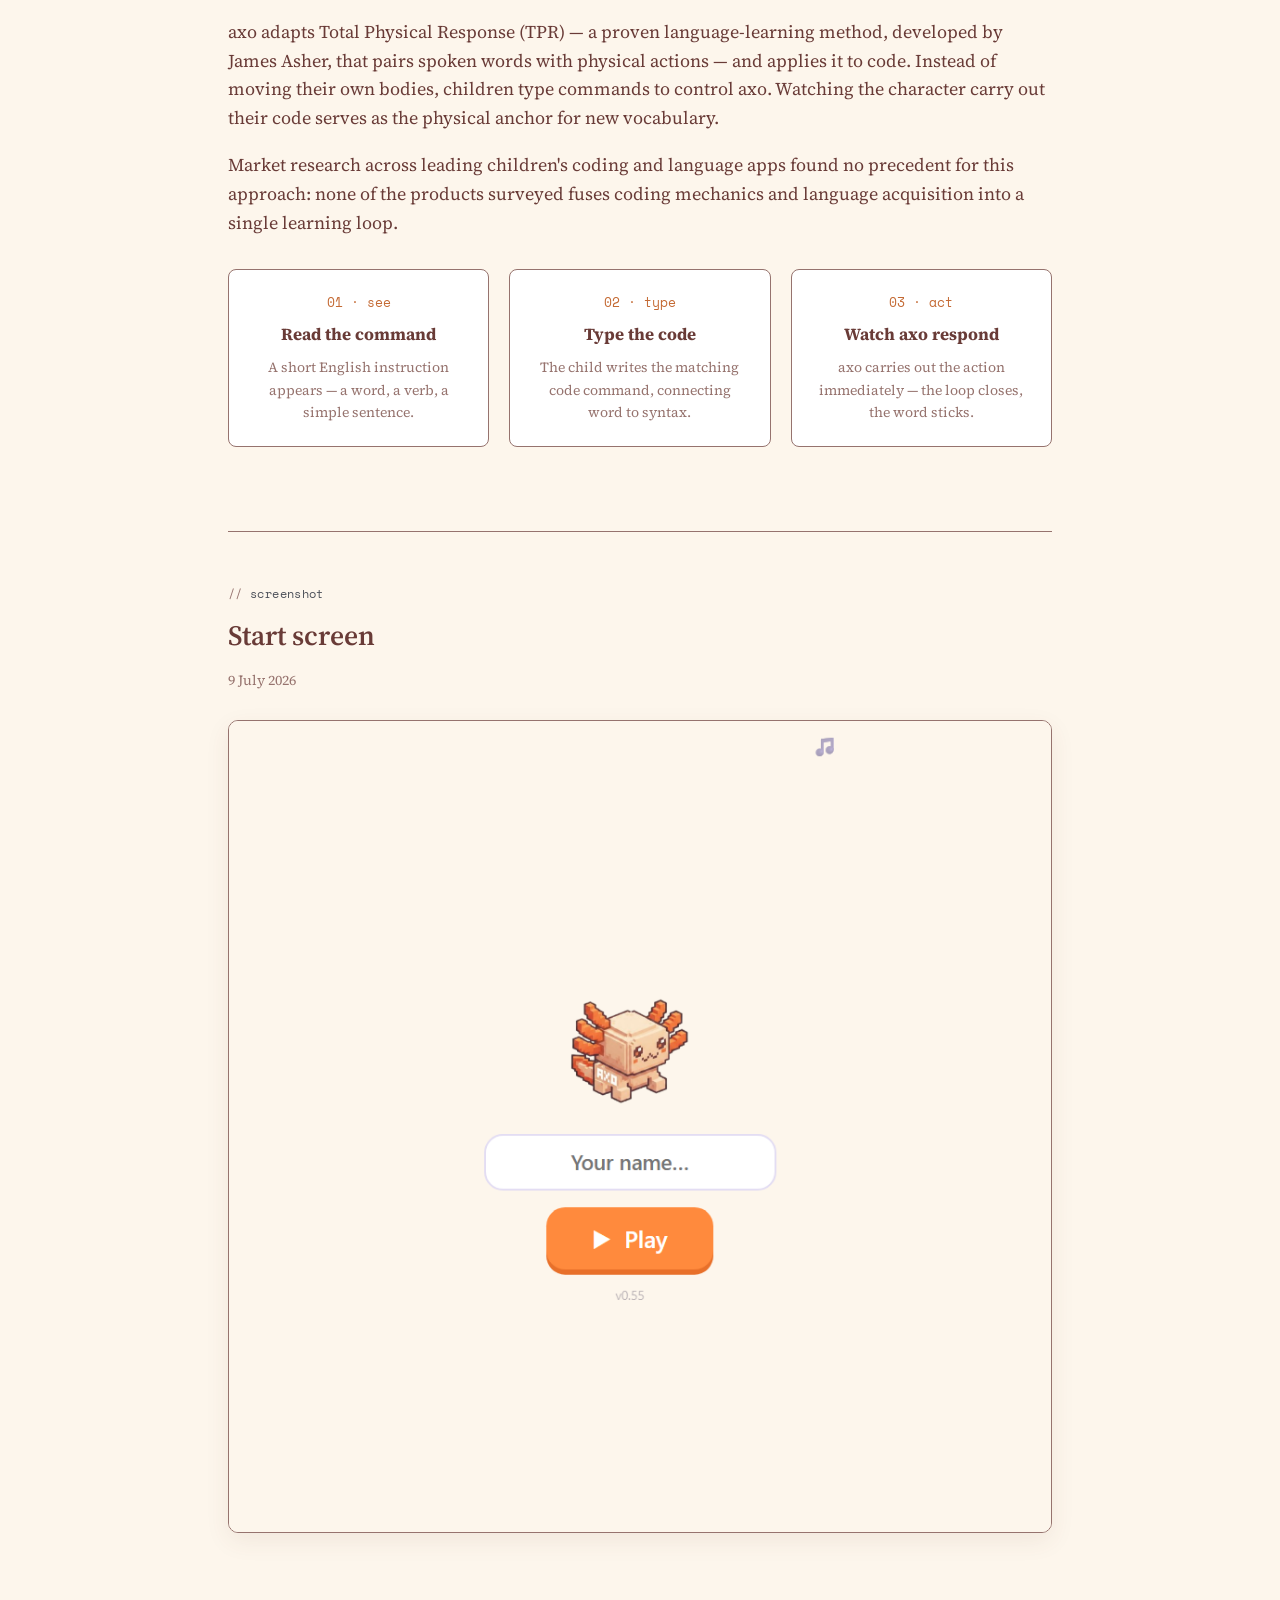
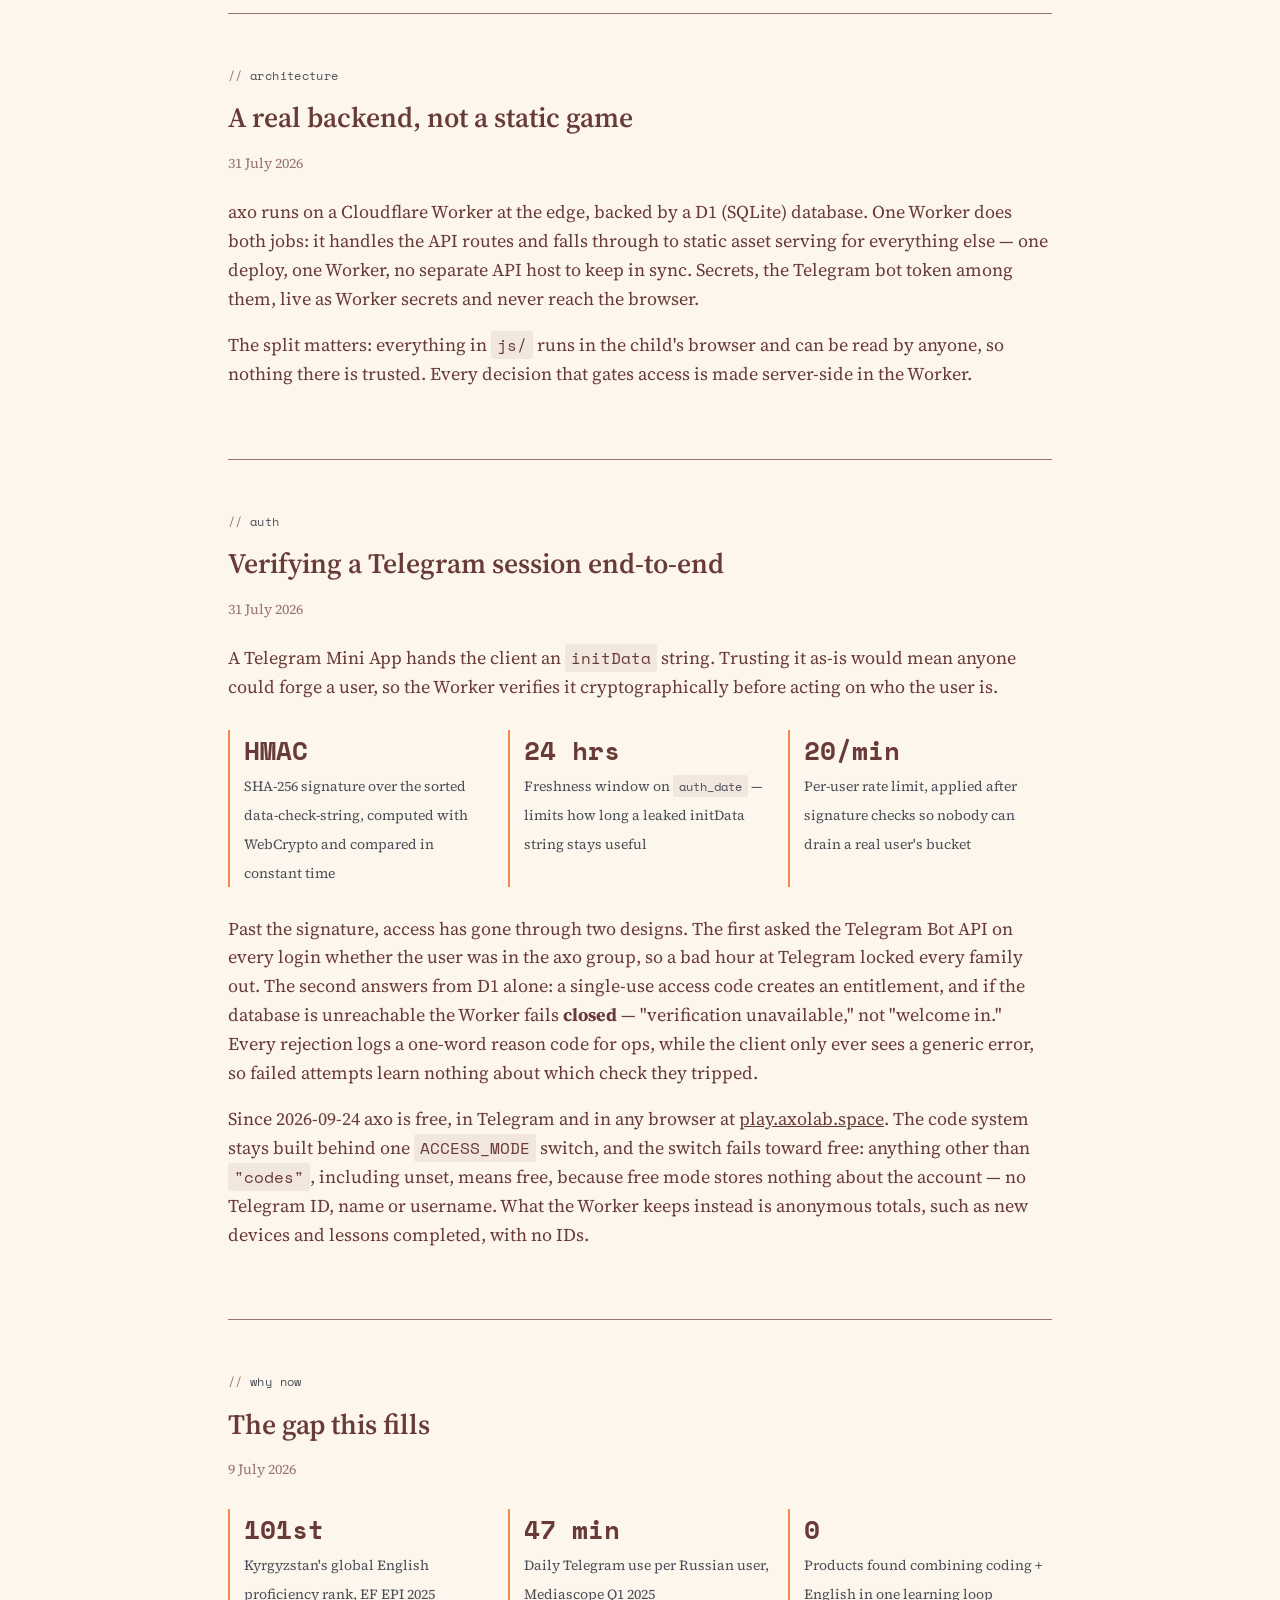
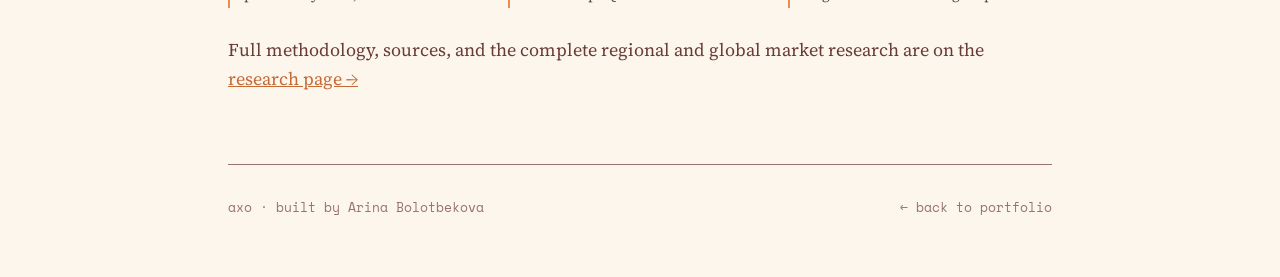
<file: axo.html>
<!DOCTYPE html>
<html lang="en">
<head>
<meta charset="UTF-8">
<meta name="viewport" content="width=device-width, initial-scale=1.0">
<title>axo — English through coding</title>
<link rel="stylesheet" href="styles.css?v=2">
</head>
<body class="axo-theme">

<div class="wrap">
  <nav class="nav">
    <a href="index.html" class="nav-mark" style="color:var(--axo-brown)">arina<span style="color:var(--axo-orange)">.</span>dev</a>
    <div class="nav-links">
      <a href="index.html">← Portfolio</a>
      <a href="axo-research.html">Research</a>
    </div>
  </nav>

  <section class="hero" style="text-align:center;">
    <img src="assets/axo-logo.png" alt="axo mascot" class="mascot-hero">
    <div class="eyebrow" style="justify-content:center;">axo — free in telegram and the browser</div>
    <h1 style="max-width:none; text-align:center; margin-left:auto; margin-right:auto;">
      English through <em style="color:var(--axo-orange-dark)">coding</em>
    </h1>
    <p class="pub-date"><time datetime="2026-07-09">9 July 2026</time></p>
    <p class="hero-sub" style="margin-left:auto; margin-right:auto; text-align:center;">
      A methodology developed by Arina Bolotbekova that fuses early coding logic with English
      language acquisition into a single learning loop — an approach with no found precedent
      in the products surveyed. axo acts as an interactive bridge into English literacy: rather
      than replacing formal reading, writing, or speech instruction, it builds an intuitive
      foundation. Children see a word, type the code command, hear it spoken, and watch axo act
      it out — using action to anchor core vocabulary in memory.
    </p>
    <div class="cta-row" style="justify-content:center;">
      <a href="https://play.axolab.space" target="_blank" class="btn btn-primary">Play in browser →</a>
      <a href="https://t.me/axocoder_bot" target="_blank" class="btn btn-ghost">Play in Telegram</a>
      <a href="axo-research.html" class="btn btn-ghost">Read the research</a>
    </div>
  </section>

  <section class="section">
    <div class="section-label">the structure</div>
    <h2 style="color:var(--axo-brown)">Two phases, one core loop</h2>
    <p class="pub-date"><time datetime="2026-07-31">31 July 2026</time></p>
    <div class="loop-row loop-row--two">
      <div class="loop-step">
        <span class="n">phase 01 · learn</span>
        <h4>Guided introduction</h4>
        <p>Each word is introduced through visual, auditory, and typing prompts, so the child sees it, hears it, and types it before using it.</p>
      </div>
      <div class="loop-step">
        <span class="n">phase 02 · challenge</span>
        <h4>Recall in play</h4>
        <p>The child recalls and applies vocabulary in interactive play, giving every word an immediate purpose and reason to remember.</p>
      </div>
    </div>
  </section>

  <section class="section">
    <div class="section-label">the mechanic</div>
    <h2 style="color:var(--axo-brown)">One loop, two skills</h2>
    <p class="pub-date"><time datetime="2026-07-09">9 July 2026</time></p>
    <p>
      axo adapts Total Physical Response (TPR) — a proven language-learning method,
      developed by James Asher, that pairs spoken words with physical actions — and applies
      it to code. Instead of moving their own bodies, children type commands to control axo.
      Watching the character carry out their code serves as the physical anchor for new
      vocabulary.
    </p>
    <p>
      Market research across leading children's coding and language apps found no
      precedent for this approach: none of the products surveyed fuses coding mechanics
      and language acquisition into a single learning loop.
    </p>
    <div class="loop-row">
      <div class="loop-step">
        <span class="n">01 · see</span>
        <h4>Read the command</h4>
        <p>A short English instruction appears — a word, a verb, a simple sentence.</p>
      </div>
      <div class="loop-step">
        <span class="n">02 · type</span>
        <h4>Type the code</h4>
        <p>The child writes the matching code command, connecting word to syntax.</p>
      </div>
      <div class="loop-step">
        <span class="n">03 · act</span>
        <h4>Watch axo respond</h4>
        <p>axo carries out the action immediately — the loop closes, the word sticks.</p>
      </div>
    </div>
  </section>

  <section class="section">
    <div class="section-label">screenshot</div>
    <h2 style="color:var(--axo-brown)">Start screen</h2>
    <p class="pub-date"><time datetime="2026-07-09">9 July 2026</time></p>
    <div class="screenshot-frame">
      <img src="assets/axo-screenshot.png" alt="axo start screen">
    </div>
  </section>

  <section class="section">
    <div class="section-label">architecture</div>
    <h2 style="color:var(--axo-brown)">A real backend, not a static game</h2>
    <p class="pub-date"><time datetime="2026-07-31">31 July 2026</time></p>
    <p>
      axo runs on a Cloudflare Worker at the edge, backed by a D1 (SQLite) database. One
      Worker does both jobs: it handles the API routes and falls through to static asset
      serving for everything else — one deploy, one Worker, no separate API host to keep in
      sync. Secrets, the Telegram bot token among them, live as Worker secrets and never reach the
      browser.
    </p>
    <p>
      The split matters: everything in <code>js/</code> runs in the child's browser and can
      be read by anyone, so nothing there is trusted. Every decision that gates access is
      made server-side in the Worker.
    </p>
  </section>

  <section class="section">
    <div class="section-label">auth</div>
    <h2 style="color:var(--axo-brown)">Verifying a Telegram session end-to-end</h2>
    <p class="pub-date"><time datetime="2026-07-31">31 July 2026</time></p>
    <p>
      A Telegram Mini App hands the client an <code>initData</code> string. Trusting it as-is
      would mean anyone could forge a user, so the Worker verifies it cryptographically before
      acting on who the user is.
    </p>
    <div class="stats">
      <div class="stat">
        <span class="stat-num">HMAC</span>
        <span class="stat-label">SHA-256 signature over the sorted data-check-string, computed with WebCrypto and compared in constant time</span>
      </div>
      <div class="stat">
        <span class="stat-num">24 hrs</span>
        <span class="stat-label">Freshness window on <code>auth_date</code> — limits how long a leaked initData string stays useful</span>
      </div>
      <div class="stat">
        <span class="stat-num">20/min</span>
        <span class="stat-label">Per-user rate limit, applied after signature checks so nobody can drain a real user's bucket</span>
      </div>
    </div>
    <p>
      Past the signature, access has gone through two designs. The first asked the Telegram
      Bot API on every login whether the user was in the axo group, so a bad hour at Telegram
      locked every family out. The second answers from D1 alone: a single-use access code
      creates an entitlement, and if the database is unreachable the Worker fails
      <strong>closed</strong> — "verification unavailable," not "welcome in." Every rejection logs a
      one-word reason code for ops, while the client only ever sees a generic error, so failed
      attempts learn nothing about which check they tripped.
    </p>
    <p>
      Since 2026-09-24 axo is free, in Telegram and in any browser at
      <a href="https://play.axolab.space" target="_blank">play.axolab.space</a>. The code system
      stays built behind one <code>ACCESS_MODE</code> switch, and the switch fails toward free:
      anything other than <code>"codes"</code>, including unset, means free, because free mode
      stores nothing about the account — no Telegram ID, name or username. What the Worker
      keeps instead is anonymous totals, such as new devices and lessons completed, with no IDs.
    </p>
  </section>

  <section class="section">
    <div class="section-label">why now</div>
    <h2 style="color:var(--axo-brown)">The gap this fills</h2>
    <p class="pub-date"><time datetime="2026-07-09">9 July 2026</time></p>
    <div class="stats">
      <div class="stat">
        <span class="stat-num">101st</span>
        <span class="stat-label">Kyrgyzstan's global English proficiency rank, EF EPI 2025</span>
      </div>
      <div class="stat">
        <span class="stat-num">47 min</span>
        <span class="stat-label">Daily Telegram use per Russian user, Mediascope Q1 2025</span>
      </div>
      <div class="stat">
        <span class="stat-num">0</span>
        <span class="stat-label">Products found combining coding + English in one learning loop</span>
      </div>
    </div>
    <p>
      Full methodology, sources, and the complete regional and global market research are
      on the <a href="axo-research.html" style="color:var(--axo-orange-dark)">research page →</a>
    </p>
  </section>

  <footer>
    <span>axo · built by Arina Bolotbekova</span>
    <a href="index.html">← back to portfolio</a>
  </footer>
</div>

</body>
</html>
</file>
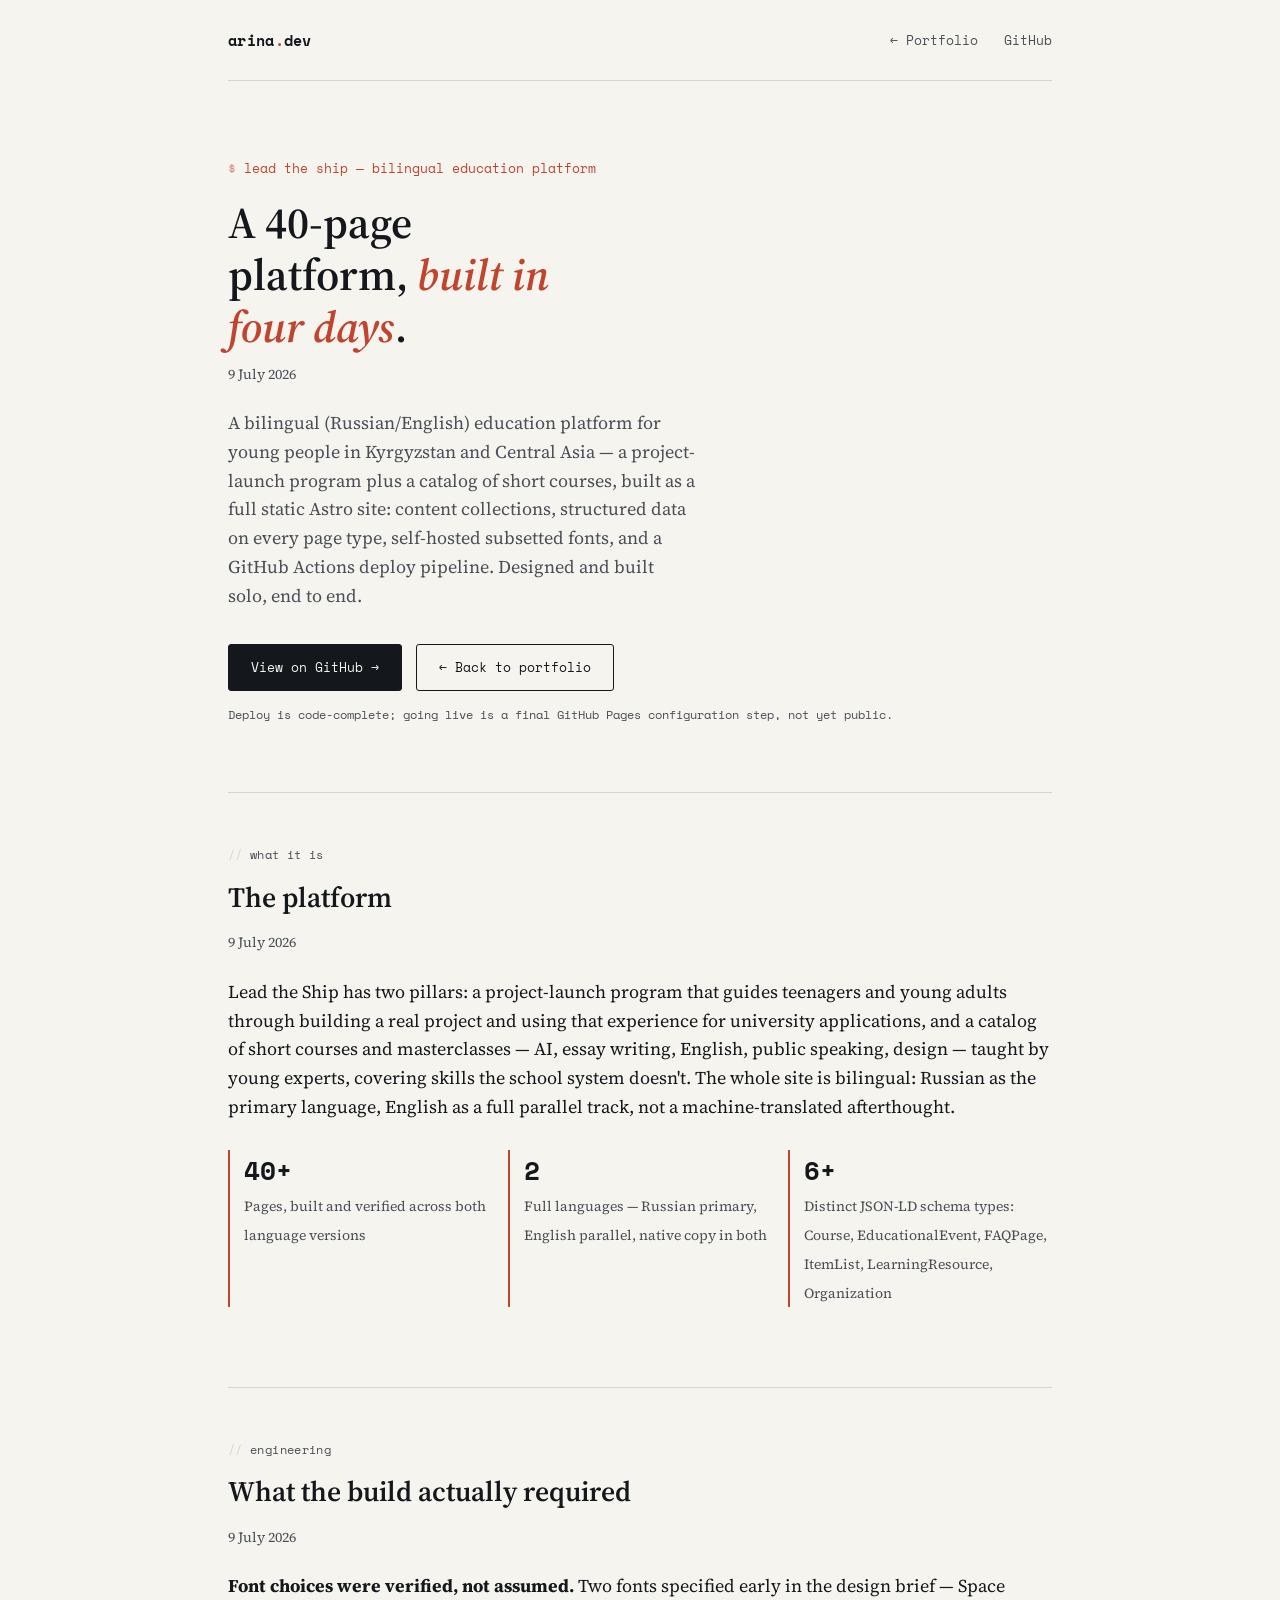
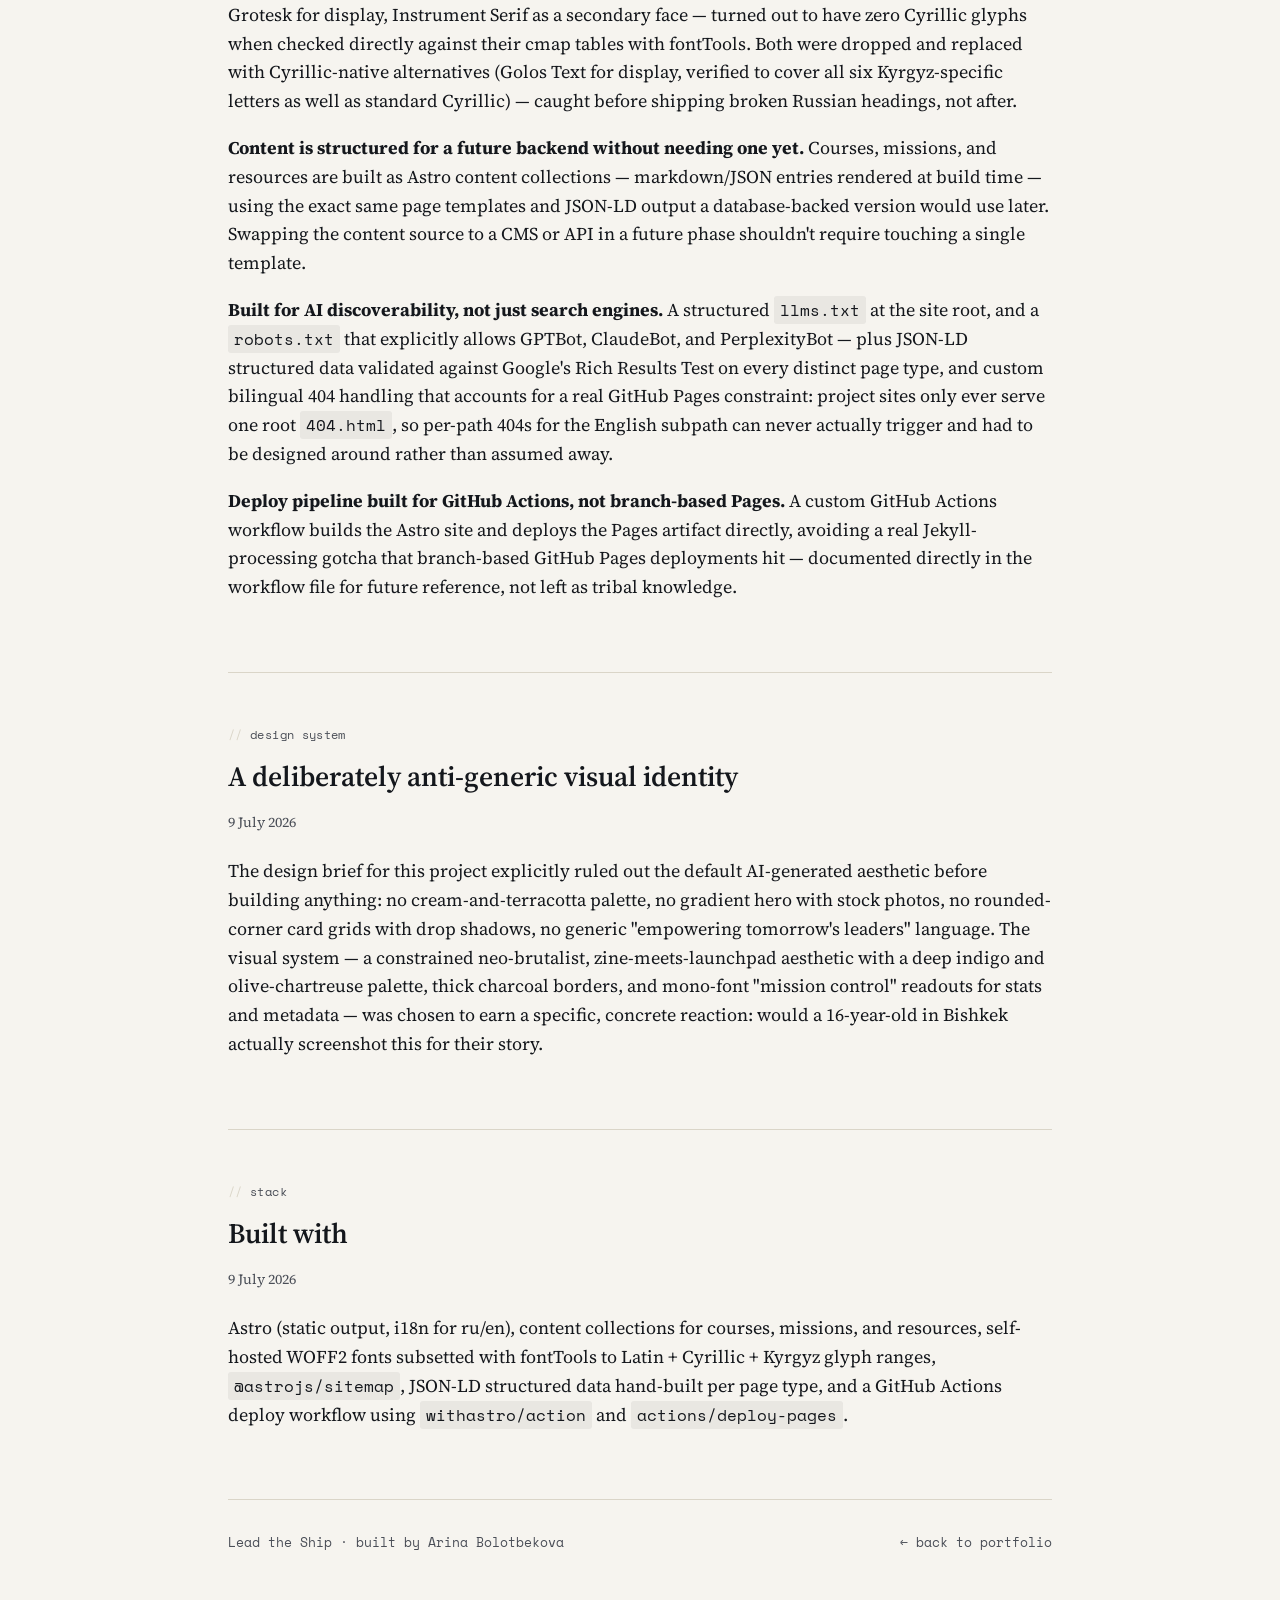
<file: leadtheship.html>
<!DOCTYPE html>
<html lang="en">
<head>
<meta charset="UTF-8">
<meta name="viewport" content="width=device-width, initial-scale=1.0">
<title>Lead the Ship — Bilingual Education Platform</title>
<link rel="stylesheet" href="styles.css?v=2">
</head>
<body>

<div class="wrap">
  <nav class="nav">
    <a href="index.html" class="nav-mark">arina<span>.</span>dev</a>
    <div class="nav-links">
      <a href="index.html">← Portfolio</a>
      <a href="https://github.com/arinaesp/leadtheship" target="_blank">GitHub</a>
    </div>
  </nav>

  <section class="hero">
    <div class="eyebrow">lead the ship — bilingual education platform</div>
    <h1>A 40-page platform, <em>built in four days</em>.</h1>
    <p class="pub-date"><time datetime="2026-07-09">9 July 2026</time></p>
    <p class="hero-sub">
      A bilingual (Russian/English) education platform for young people in Kyrgyzstan and
      Central Asia — a project-launch program plus a catalog of short courses, built as a
      full static Astro site: content collections, structured data on every page type,
      self-hosted subsetted fonts, and a GitHub Actions deploy pipeline. Designed and built
      solo, end to end.
    </p>
    <div class="cta-row">
      <a href="https://github.com/arinaesp/leadtheship" target="_blank" class="btn btn-primary">View on GitHub →</a>
      <a href="index.html" class="btn btn-ghost">← Back to portfolio</a>
    </div>
    <p style="font-family:var(--mono); font-size:12px; color:var(--ink-soft); margin-top:14px;">
      Deploy is code-complete; going live is a final GitHub Pages configuration step, not yet public.
    </p>
  </section>

  <section class="section">
    <div class="section-label">what it is</div>
    <h2>The platform</h2>
    <p class="pub-date"><time datetime="2026-07-09">9 July 2026</time></p>
    <p>
      Lead the Ship has two pillars: a project-launch program that guides teenagers and young
      adults through building a real project and using that experience for university
      applications, and a catalog of short courses and masterclasses — AI, essay writing,
      English, public speaking, design — taught by young experts, covering skills the school
      system doesn't. The whole site is bilingual: Russian as the primary language, English
      as a full parallel track, not a machine-translated afterthought.
    </p>
    <div class="stats">
      <div class="stat">
        <span class="stat-num">40+</span>
        <span class="stat-label">Pages, built and verified across both language versions</span>
      </div>
      <div class="stat">
        <span class="stat-num">2</span>
        <span class="stat-label">Full languages — Russian primary, English parallel, native copy in both</span>
      </div>
      <div class="stat">
        <span class="stat-num">6+</span>
        <span class="stat-label">Distinct JSON-LD schema types: Course, EducationalEvent, FAQPage, ItemList, LearningResource, Organization</span>
      </div>
    </div>
  </section>

  <section class="section">
    <div class="section-label">engineering</div>
    <h2>What the build actually required</h2>
    <p class="pub-date"><time datetime="2026-07-09">9 July 2026</time></p>
    <p>
      <strong>Font choices were verified, not assumed.</strong> Two fonts specified early in the
      design brief — Space Grotesk for display, Instrument Serif as a secondary face — turned
      out to have zero Cyrillic glyphs when checked directly against their cmap tables with
      fontTools. Both were dropped and replaced with Cyrillic-native alternatives (Golos Text for
      display, verified to cover all six Kyrgyz-specific letters as well as standard Cyrillic) —
      caught before shipping broken Russian headings, not after.
    </p>
    <p>
      <strong>Content is structured for a future backend without needing one yet.</strong> Courses,
      missions, and resources are built as Astro content collections — markdown/JSON entries
      rendered at build time — using the exact same page templates and JSON-LD output a
      database-backed version would use later. Swapping the content source to a CMS or API in a
      future phase shouldn't require touching a single template.
    </p>
    <p>
      <strong>Built for AI discoverability, not just search engines.</strong> A structured
      <code>llms.txt</code> at the site root, and a <code>robots.txt</code> that explicitly
      allows GPTBot, ClaudeBot, and PerplexityBot — plus JSON-LD structured data validated against
      Google's Rich Results Test on every distinct page type, and custom bilingual 404 handling
      that accounts for a real GitHub Pages constraint: project sites only ever serve one root
      <code>404.html</code>, so per-path 404s for the English subpath can never actually trigger
      and had to be designed around rather than assumed away.
    </p>
    <p>
      <strong>Deploy pipeline built for GitHub Actions, not branch-based Pages.</strong> A custom
      GitHub Actions workflow builds the Astro site and deploys the Pages artifact directly,
      avoiding a real Jekyll-processing gotcha that branch-based GitHub Pages deployments hit —
      documented directly in the workflow file for future reference, not left as tribal knowledge.
    </p>
  </section>

  <section class="section">
    <div class="section-label">design system</div>
    <h2>A deliberately anti-generic visual identity</h2>
    <p class="pub-date"><time datetime="2026-07-09">9 July 2026</time></p>
    <p>
      The design brief for this project explicitly ruled out the default AI-generated aesthetic
      before building anything: no cream-and-terracotta palette, no gradient hero with stock
      photos, no rounded-corner card grids with drop shadows, no generic "empowering tomorrow's
      leaders" language. The visual system — a constrained neo-brutalist, zine-meets-launchpad
      aesthetic with a deep indigo and olive-chartreuse palette, thick charcoal borders, and
      mono-font "mission control" readouts for stats and metadata — was chosen to earn a specific,
      concrete reaction: would a 16-year-old in Bishkek actually screenshot this for their story.
    </p>
  </section>

  <section class="section">
    <div class="section-label">stack</div>
    <h2>Built with</h2>
    <p class="pub-date"><time datetime="2026-07-09">9 July 2026</time></p>
    <p>
      Astro (static output, i18n for ru/en), content collections for courses, missions, and
      resources, self-hosted WOFF2 fonts subsetted with fontTools to Latin + Cyrillic + Kyrgyz
      glyph ranges, <code>@astrojs/sitemap</code>, JSON-LD structured data hand-built per page
      type, and a GitHub Actions deploy workflow using <code>withastro/action</code> and
      <code>actions/deploy-pages</code>.
    </p>
  </section>

  <footer>
    <span>Lead the Ship · built by Arina Bolotbekova</span>
    <a href="index.html">← back to portfolio</a>
  </footer>
</div>

</body>
</html>
</file>
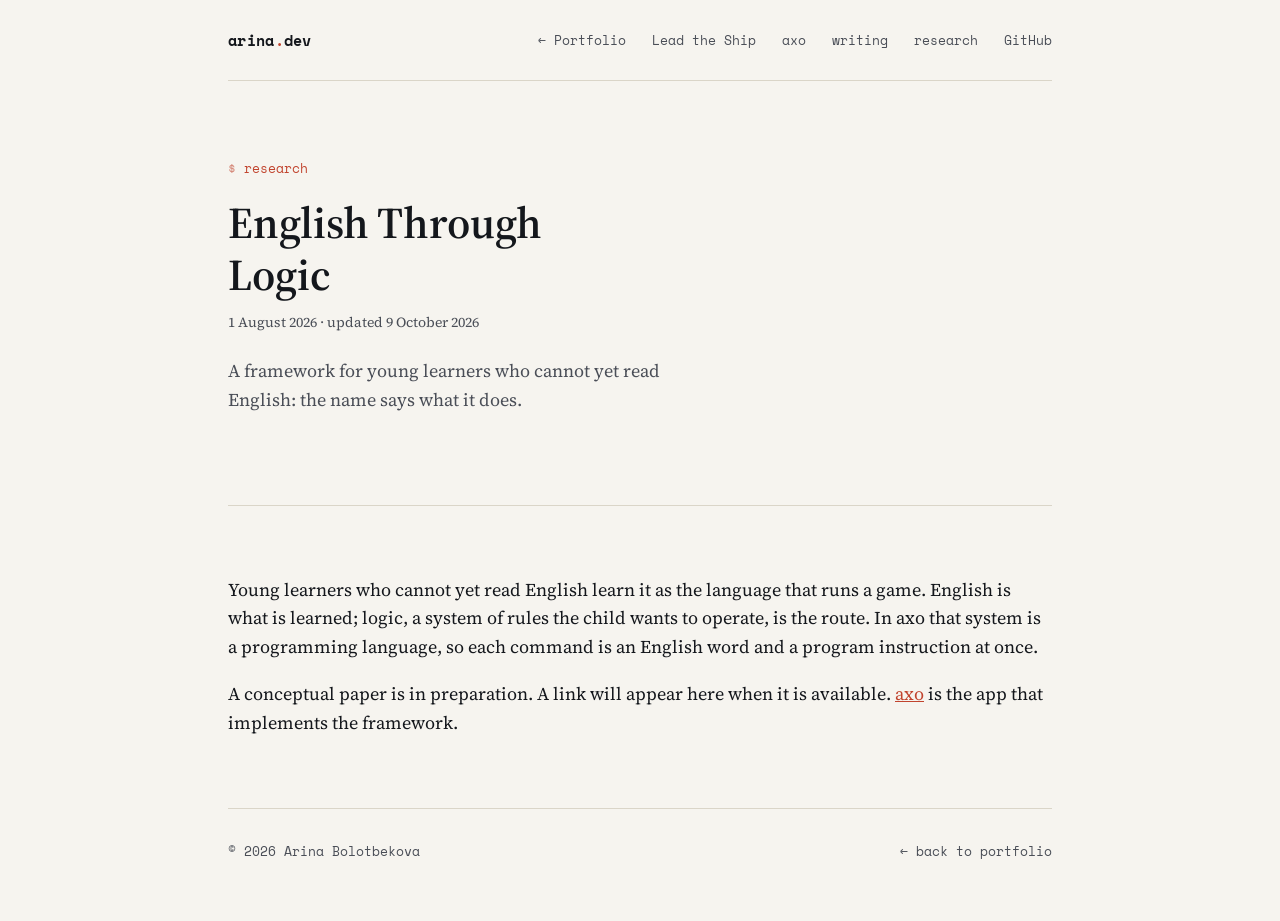
<file: methodology.html>
<!DOCTYPE html>
<html lang="en">
<head>
<meta charset="UTF-8">
<meta name="viewport" content="width=device-width, initial-scale=1.0">
<title>English Through Logic — Arina Bolotbekova</title>
<meta name="description" content="English Through Logic: a framework in which young learners learn English as the language that runs a game. A paper is in preparation.">
<link rel="stylesheet" href="styles.css?v=2">
</head>
<body>

<div class="wrap">
  <nav class="nav">
    <a href="index.html" class="nav-mark">arina<span>.</span>dev</a>
    <div class="nav-links">
      <a href="index.html">← Portfolio</a>
      <a href="leadtheship.html">Lead the Ship</a>
      <a href="axo.html">axo</a>
      <a href="writing.html">writing</a>
      <a href="methodology.html">research</a>
      <a href="https://github.com/arinaesp" target="_blank">GitHub</a>
    </div>
  </nav>

  <section class="hero">
    <div class="eyebrow">research</div>
    <h1>English Through Logic</h1>
    <p class="pub-date"><time datetime="2026-08-01">1 August 2026</time> · updated <time datetime="2026-10-09">9 October 2026</time></p>
    <p class="hero-sub">
      A framework for young learners who cannot yet read English: the name says what
      it does.
    </p>
  </section>

  <section class="section">
    <p>
      Young learners who cannot yet read English learn it as the language that runs a
      game. English is what is learned; logic, a system of rules the child wants to
      operate, is the route. In axo that system is a programming language, so each command
      is an English word and a program instruction at once.
    </p>
    <p>
      A conceptual paper is in preparation. A link will appear here when it is
      available. <a href="axo.html" style="color:var(--red-pen)">axo</a> is the app that
      implements the framework.
    </p>
  </section>

  <footer>
    <span>© 2026 Arina Bolotbekova</span>
    <a href="index.html">← back to portfolio</a>
  </footer>
</div>

</body>
</html>
</file>
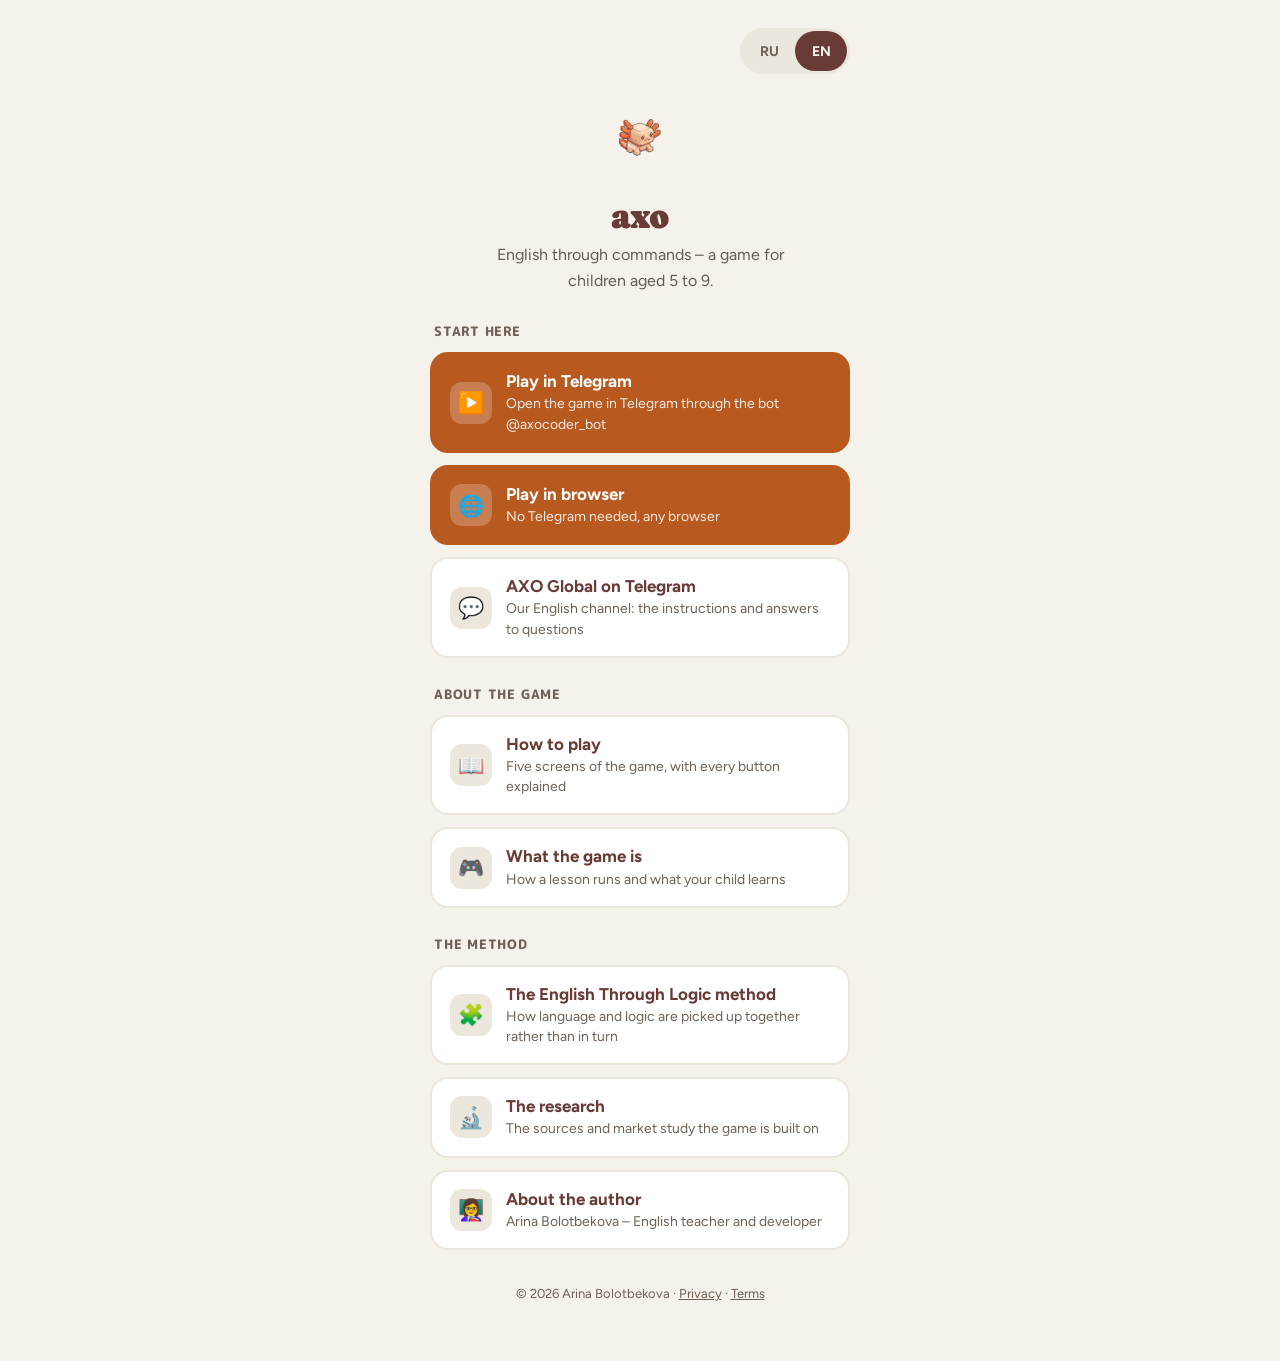
<file: start.html>
<!DOCTYPE html>
<html lang="ru">
<head>
<meta charset="UTF-8">
<meta name="viewport" content="width=device-width, initial-scale=1.0">
<title>axo — все ссылки</title>
<meta name="description" content="axo: играть бесплатно в Telegram или в браузере, каналы, инструкция и материалы о методике – всё на одной странице.">
<link rel="preconnect" href="https://fonts.googleapis.com">
<link rel="preconnect" href="https://fonts.gstatic.com" crossorigin>
<link href="https://fonts.googleapis.com/css2?family=M+PLUS+Rounded+1c:wght@800&family=Caprasimo&family=Figtree:wght@400;600;700&display=swap" rel="stylesheet">
<style>
  :root {
    --brown: #693B37;
    --cream: #F5F2EB;
    --orange: #E07A3E;
    /* Buttons use the deepened orange: the ear orange carries only 2.99:1
       against white, which fails WCAG AA. This measures 4.64:1. */
    --orange-cta: #B85A20;
    --accent-700: #99501B;
    --neutral-100: #ECE7DC;
    --neutral-400: #C7BEAE;
    --neutral-700: #645C50;
    --muted: #6F6156;
    --spring: cubic-bezier(0.34, 1.56, 0.64, 1);
    --font-display: 'M PLUS Rounded 1c', 'Nunito', sans-serif;
    --font-brand: 'Caprasimo', serif;
    --font-body: 'Figtree', 'Nunito Sans', sans-serif;
  }

  * { margin: 0; padding: 0; box-sizing: border-box; }

  body {
    background: var(--cream);
    color: var(--brown);
    font-family: var(--font-body);
    font-size: 17px;
    line-height: 1.6;
    -webkit-font-smoothing: antialiased;
  }

  :focus-visible {
    outline: 3px solid var(--orange);
    outline-offset: 3px;
    border-radius: 12px;
  }

  .hub {
    max-width: 460px;
    margin: 0 auto;
    padding: 28px 20px 56px;
  }

  /* ---------- Language toggle ---------- */
  .lang-row { display: flex; justify-content: flex-end; margin-bottom: 12px; }

  .lang-toggle {
    position: relative;
    display: flex;
    background: var(--neutral-100);
    border-radius: 999px;
    padding: 3px;
  }

  .lang-thumb {
    position: absolute;
    top: 3px; bottom: 3px; left: 3px;
    width: calc(50% - 3px);
    background: var(--brown);
    border-radius: 999px;
    transition: transform 0.25s var(--spring);
  }

  .lang-toggle[data-active="en"] .lang-thumb { transform: translateX(100%); }

  .lang-btn {
    position: relative;
    z-index: 1;
    border: 0;
    background: transparent;
    font-family: var(--font-body);
    font-weight: 700;
    font-size: 14px;
    color: var(--muted);
    padding: 0 16px;
    min-height: 40px;
    min-width: 52px;
    border-radius: 999px;
    cursor: pointer;
    transition: color 0.25s ease;
  }

  .lang-btn.active { color: var(--cream); }

  /* ---------- Head ---------- */
  .hub-head { text-align: center; margin-bottom: 28px; }

  .hub-head img {
    width: 96px;
    height: 96px;
    object-fit: contain;
    margin-bottom: 10px;
  }

  .hub-name {
    font-family: var(--font-brand);
    font-size: 34px;
    line-height: 1;
    color: var(--brown);
    margin-bottom: 8px;
  }

  .hub-tagline {
    font-size: 16px;
    color: var(--neutral-700);
    max-width: 340px;
    margin: 0 auto;
  }

  /* ---------- Link rows ---------- */
  .hub-links { display: flex; flex-direction: column; gap: 12px; }

  .row {
    display: flex;
    align-items: center;
    gap: 14px;
    padding: 16px 18px;
    min-height: 44px;
    border-radius: 18px;
    background: #fff;
    border: 2px solid var(--neutral-100);
    text-decoration: none;
    color: var(--brown);
    transition: transform 0.2s var(--spring), border-color 0.2s ease, box-shadow 0.2s ease;
  }

  .row:hover, .row:focus-visible {
    transform: translateY(-2px);
    border-color: var(--orange-cta);
    box-shadow: 0 6px 18px rgba(105, 59, 55, 0.12);
  }

  .row-icon {
    flex-shrink: 0;
    display: grid;
    place-items: center;
    width: 42px;
    height: 42px;
    border-radius: 12px;
    background: var(--neutral-100);
    font-size: 21px;
    line-height: 1;
  }

  .row-text { min-width: 0; }

  .row-title {
    display: block;
    font-weight: 700;
    font-size: 17px;
    line-height: 1.3;
  }

  .row-desc {
    display: block;
    font-size: 14px;
    line-height: 1.45;
    color: var(--muted);
    margin-top: 2px;
  }

  /* The primary action reads as a filled button, not another card. */
  .row--primary {
    background: var(--orange-cta);
    border-color: var(--orange-cta);
    color: #fff;
  }

  .row--primary:hover, .row--primary:focus-visible {
    background: var(--accent-700);
    border-color: var(--accent-700);
  }

  .row--primary .row-icon { background: rgba(255, 255, 255, 0.22); }
  .row--primary .row-desc { color: rgba(255, 255, 255, 0.88); }

  .hub-group-label {
    font-family: var(--font-display);
    font-weight: 800;
    font-size: 13px;
    letter-spacing: 0.06em;
    text-transform: uppercase;
    color: var(--muted);
    margin: 26px 0 10px 4px;
  }

  .hub-foot {
    text-align: center;
    font-size: 13px;
    color: var(--muted);
    margin-top: 34px;
  }

  .hub-foot a { color: var(--muted); }

  @media (prefers-reduced-motion: reduce) {
    * { animation: none !important; transition: none !important; }
  }
</style>
</head>
<body>

<div class="hub">

  <div class="lang-row">
    <div class="lang-toggle" data-active="ru" role="group" aria-label="Язык / Language">
      <span class="lang-thumb" aria-hidden="true"></span>
      <button type="button" class="lang-btn active" data-lang-btn="ru" aria-pressed="true">RU</button>
      <button type="button" class="lang-btn" data-lang-btn="en" aria-pressed="false">EN</button>
    </div>
  </div>

  <div class="hub-head">
    <img src="assets/axo-logo.png" alt="" data-i18n-alt="mascotAlt">
    <div class="hub-name">axo</div>
    <p class="hub-tagline" data-i18n="tagline">Английский через команды – игра для детей 5–9 лет.</p>
  </div>

  <p class="hub-group-label" data-i18n="grpStart">Начать</p>
  <div class="hub-links">
    <a class="row row--primary" href="https://t.me/axocoder_bot">
      <span class="row-icon" aria-hidden="true">▶️</span>
      <span class="row-text">
        <span class="row-title" data-i18n="accessT">Играть в Telegram</span>
        <span class="row-desc" data-i18n="accessD">Открыть игру в Telegram через бота @axocoder_bot</span>
      </span>
    </a>

    <a class="row row--primary" href="https://play.axolab.space">
      <span class="row-icon" aria-hidden="true">🌐</span>
      <span class="row-text">
        <span class="row-title" data-i18n="browserT">Играть в браузере</span>
        <span class="row-desc" data-i18n="browserD">Без Telegram, в любом браузере</span>
      </span>
    </a>

    <a class="row channel-link" href="https://t.me/axo_lab">
      <span class="row-icon" aria-hidden="true">💬</span>
      <span class="row-text">
        <span class="row-title" data-i18n="groupT">AXO Lab в Telegram</span>
        <span class="row-desc" data-i18n="groupD">Инструкции и ответы на вопросы</span>
      </span>
    </a>
  </div>

  <p class="hub-group-label" data-i18n="grpAbout">Об игре</p>
  <div class="hub-links">
    <a class="row" href="https://axolab.space/help.html">
      <span class="row-icon" aria-hidden="true">📖</span>
      <span class="row-text">
        <span class="row-title" data-i18n="howT">Как играть</span>
        <span class="row-desc" data-i18n="howD">Пять экранов игры с пояснениями к каждой кнопке</span>
      </span>
    </a>

    <a class="row" href="https://axolab.space/">
      <span class="row-icon" aria-hidden="true">🎮</span>
      <span class="row-text">
        <span class="row-title" data-i18n="aboutT">Что это за игра</span>
        <span class="row-desc" data-i18n="aboutD">Как проходит урок и чему учится ребёнок</span>
      </span>
    </a>
  </div>

  <p class="hub-group-label" data-i18n="grpMethod">Методика</p>
  <div class="hub-links">
    <a class="row" href="methodology.html">
      <span class="row-icon" aria-hidden="true">🧩</span>
      <span class="row-text">
        <span class="row-title" data-i18n="illaT">Методика English Through Logic</span>
        <span class="row-desc" data-i18n="illaD">Как язык и логика осваиваются вместе, а не по очереди</span>
      </span>
    </a>

    <a class="row" href="axo-research.html">
      <span class="row-icon" aria-hidden="true">🔬</span>
      <span class="row-text">
        <span class="row-title" data-i18n="researchT">Исследование</span>
        <span class="row-desc" data-i18n="researchD">Источники и обзор рынка, на которых построена игра</span>
      </span>
    </a>

    <a class="row" href="index.html">
      <span class="row-icon" aria-hidden="true">👩‍🏫</span>
      <span class="row-text">
        <span class="row-title" data-i18n="authorT">Об авторе</span>
        <span class="row-desc" data-i18n="authorD">Арина Болотбекова – преподаватель английского и разработчик</span>
      </span>
    </a>
  </div>

  <p class="hub-foot">
    <span data-i18n="foot">© 2026 Арина Болотбекова</span> ·
    <a href="https://axolab.space/privacy.html" data-i18n="footPrivacy">Конфиденциальность</a> ·
    <a href="https://axolab.space/terms.html" data-i18n="footTerms">Условия</a>
  </p>

</div>

<script>
  const i18n = {
    ru: {
      title: 'axo — все ссылки',
      mascotAlt: 'Аксолотль axo, талисман игры',
      tagline: 'Английский через команды – игра для детей 5–9 лет.',
      grpStart: 'Начать',
      accessT: 'Играть в Telegram',
      accessD: 'Открыть игру в Telegram через бота @axocoder_bot',
      browserT: 'Играть в браузере',
      browserD: 'Без Telegram, в любом браузере',
      groupT: 'AXO Lab в Telegram',
      groupD: 'Инструкции и ответы на вопросы',
      grpAbout: 'Об игре',
      howT: 'Как играть',
      howD: 'Пять экранов игры с пояснениями к каждой кнопке',
      aboutT: 'Что это за игра',
      aboutD: 'Как проходит урок и чему учится ребёнок',
      grpMethod: 'Методика',
      illaT: 'Методика English Through Logic',
      illaD: 'Как язык и логика осваиваются вместе, а не по очереди',
      researchT: 'Исследование',
      researchD: 'Источники и обзор рынка, на которых построена игра',
      authorT: 'Об авторе',
      authorD: 'Арина Болотбекова – преподаватель английского и разработчик',
      foot: '© 2026 Арина Болотбекова',
      footPrivacy: 'Конфиденциальность',
      footTerms: 'Условия'
    },
    en: {
      title: 'axo — all links',
      mascotAlt: 'Axo the axolotl, mascot of the game',
      tagline: 'English through commands – a game for children aged 5 to 9.',
      grpStart: 'Start here',
      accessT: 'Play in Telegram',
      accessD: 'Open the game in Telegram through the bot @axocoder_bot',
      browserT: 'Play in browser',
      browserD: 'No Telegram needed, any browser',
      groupT: 'AXO Global on Telegram',
      groupD: 'Our English channel: the instructions and answers to questions',
      grpAbout: 'About the game',
      howT: 'How to play',
      howD: 'Five screens of the game, with every button explained',
      aboutT: 'What the game is',
      aboutD: 'How a lesson runs and what your child learns',
      grpMethod: 'The method',
      illaT: 'The English Through Logic method',
      illaD: 'How language and logic are picked up together rather than in turn',
      researchT: 'The research',
      researchD: 'The sources and market study the game is built on',
      authorT: 'About the author',
      authorD: 'Arina Bolotbekova – English teacher and developer',
      foot: '© 2026 Arina Bolotbekova',
      footPrivacy: 'Privacy',
      footTerms: 'Terms'
    }
  };

  function setLang(lang) {
    const dict = i18n[lang];
    document.documentElement.lang = lang;
    document.title = dict.title;
    document.querySelectorAll('[data-i18n]').forEach(el => {
      el.textContent = dict[el.dataset.i18n];
    });
    document.querySelectorAll('[data-i18n-alt]').forEach(el => {
      el.alt = dict[el.dataset.i18nAlt];
    });
    // The community splits by language: Russian readers go to AXO Lab,
    // everyone else to AXO GLOBAL. Without this an English-speaking parent
    // lands in a Russian-language channel, which is the exact thing the
    // global channel was created to avoid.
    document.querySelectorAll('.channel-link').forEach(a => {
      a.href = lang === 'ru' ? 'https://t.me/axo_lab' : 'https://t.me/axoglobal';
    });

    document.querySelector('.lang-toggle').dataset.active = lang;
    document.querySelectorAll('[data-lang-btn]').forEach(btn => {
      const active = btn.dataset.langBtn === lang;
      btn.classList.toggle('active', active);
      btn.setAttribute('aria-pressed', String(active));
    });
  }

  document.querySelectorAll('[data-lang-btn]').forEach(btn => {
    btn.addEventListener('click', () => setLang(btn.dataset.langBtn));
  });

  // Language on arrival, in order of authority:
  //   1. ?lang= - an explicit signal from whoever built the link. The Mini
  //      App's splash footer sends the language the game is already running
  //      in, so it has to outrank whatever the phone happens to be set to.
  //   2. The device language, so a reader anywhere lands on a page they can
  //      read rather than on Russian with a toggle to hunt for.
  //   3. Russian, the language these pages are written in first.
  // Nothing is remembered between visits: this repo keeps localStorage out,
  // and the toggle sits on every screen anyway.
  // ky/kk/uz/be map to Russian because those readers are far likelier to
  // read Russian than English. Ukrainian is deliberately NOT in that list.
  const RU_LOCALES = ['ru', 'ky', 'kk', 'uz', 'be'];

  function deviceLang() {
    const tags = (navigator.languages && navigator.languages.length)
      ? navigator.languages
      : [navigator.language || ''];
    for (const tag of tags) {
      const base = String(tag).toLowerCase().split('-')[0];
      if (RU_LOCALES.indexOf(base) !== -1) return 'ru';
      if (base) return 'en';
    }
    return 'ru';
  }

  const requested = new URLSearchParams(location.search).get('lang');
  setLang(requested === 'ru' || requested === 'en' ? requested : deviceLang());
</script>
</body>
</html>
</file>
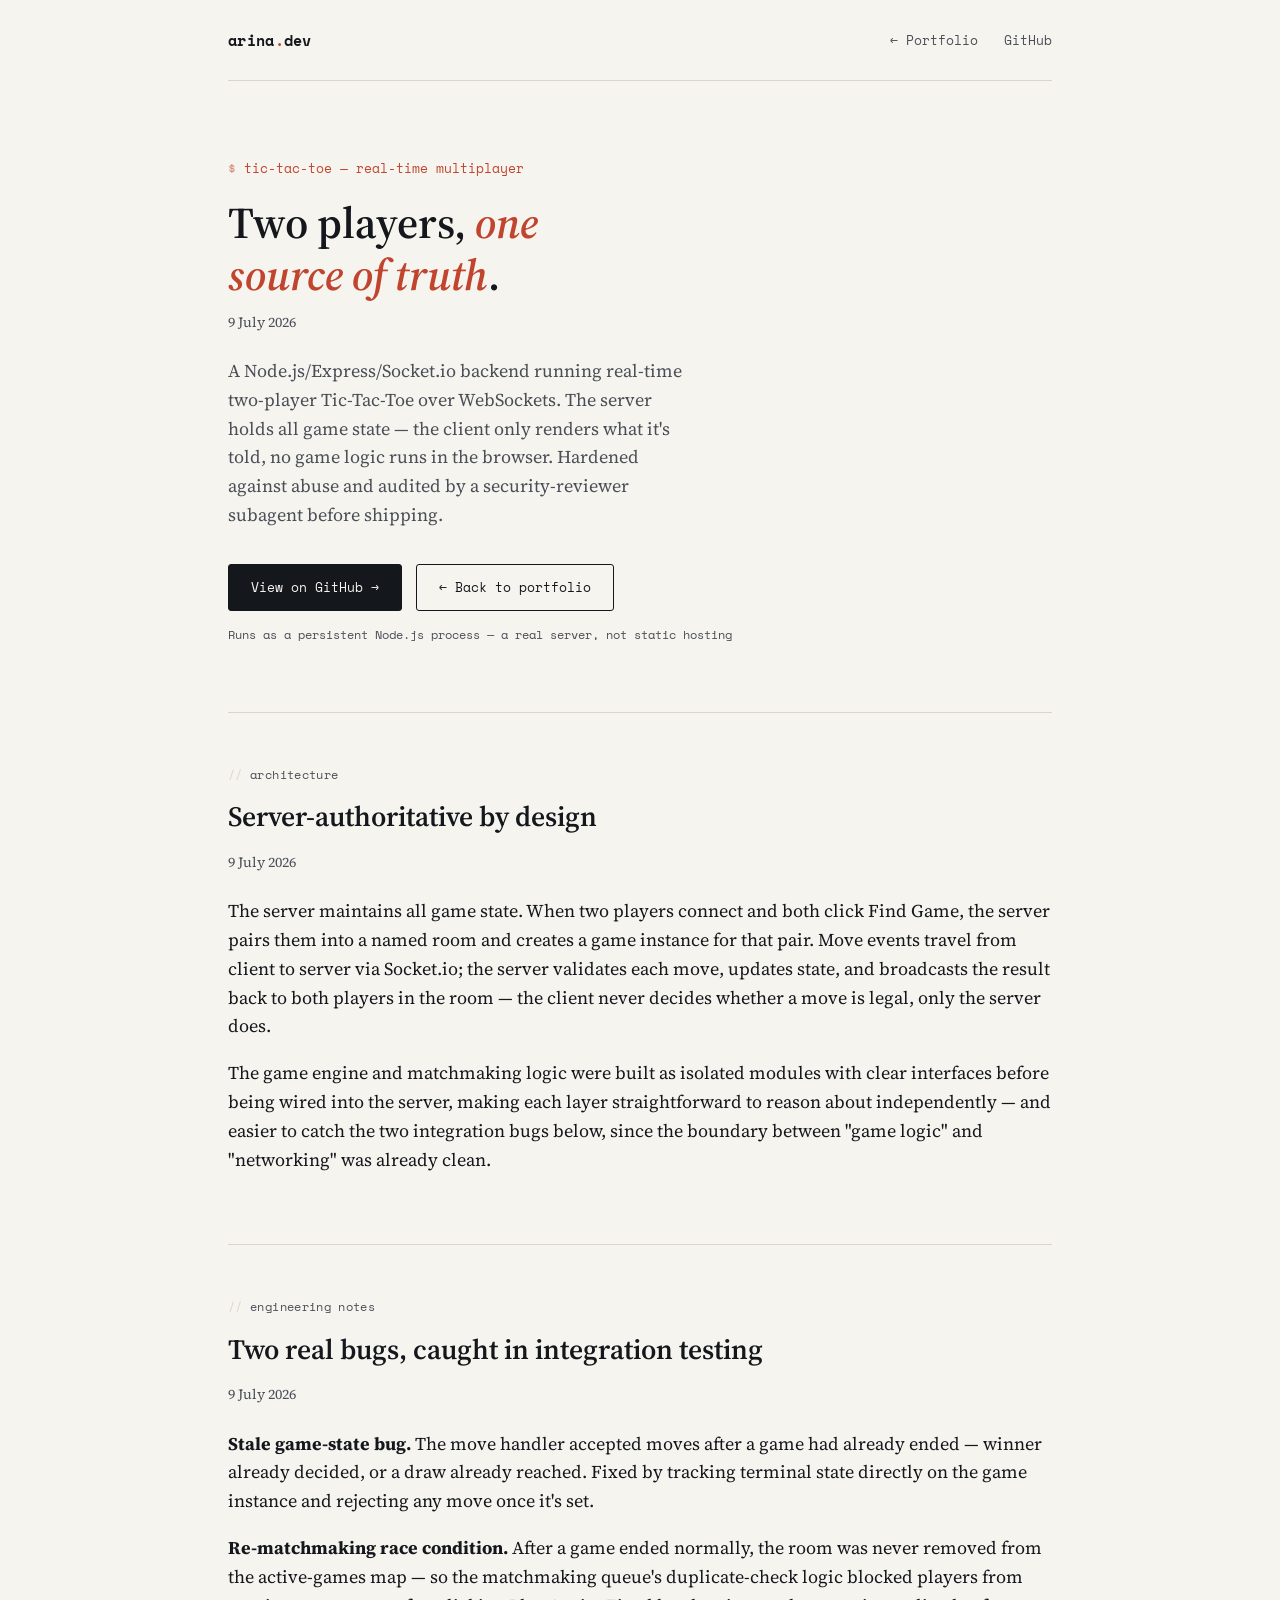
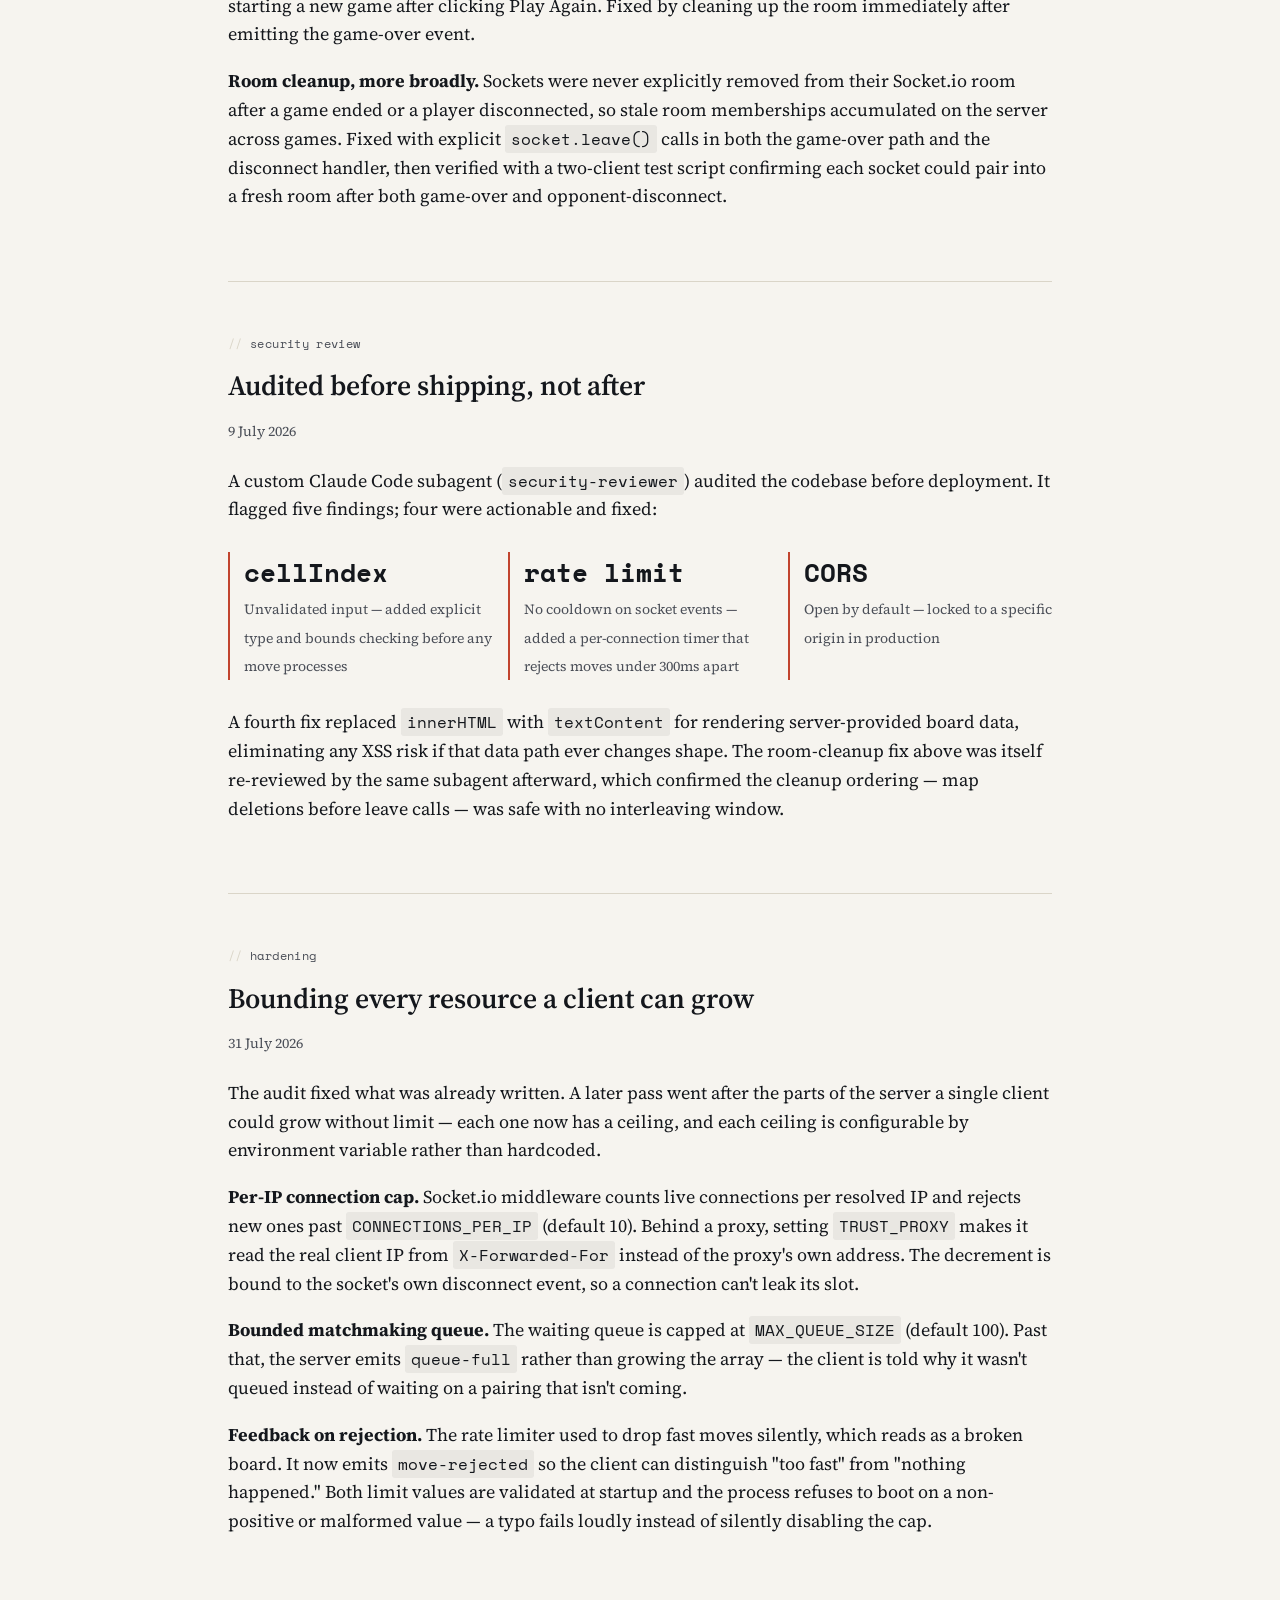
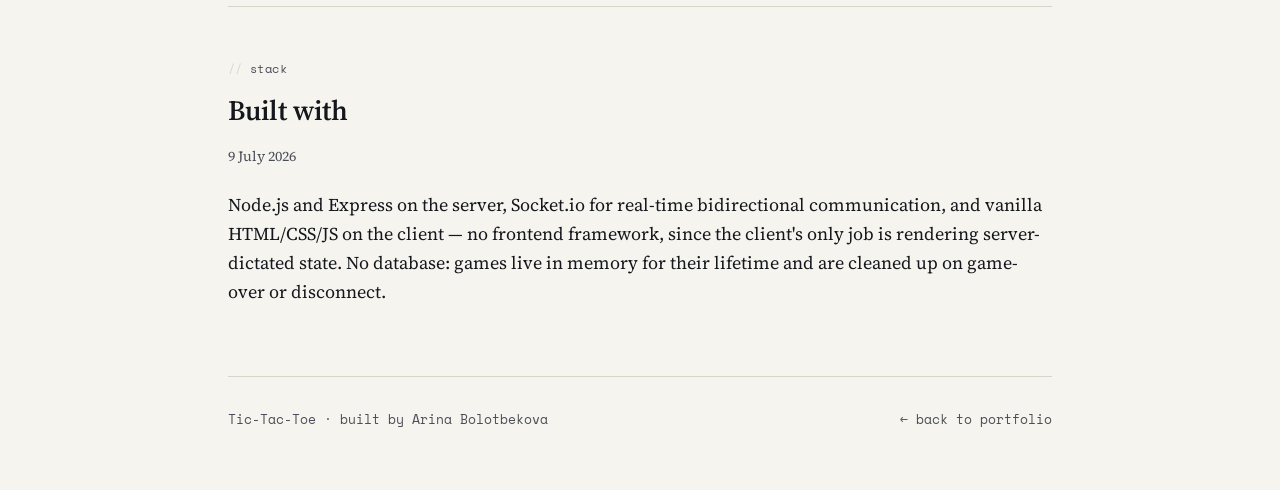
<file: tictactoe.html>
<!DOCTYPE html>
<html lang="en">
<head>
<meta charset="UTF-8">
<meta name="viewport" content="width=device-width, initial-scale=1.0">
<title>Tic-Tac-Toe — Real-Time Multiplayer</title>
<link rel="stylesheet" href="styles.css?v=2">
</head>
<body>

<div class="wrap">
  <nav class="nav">
    <a href="index.html" class="nav-mark">arina<span>.</span>dev</a>
    <div class="nav-links">
      <a href="index.html">← Portfolio</a>
      <a href="https://github.com/arinaesp/tic-tac-toe-game" target="_blank">GitHub</a>
    </div>
  </nav>

  <section class="hero">
    <div class="eyebrow">tic-tac-toe — real-time multiplayer</div>
    <h1>Two players, <em>one source of truth</em>.</h1>
    <p class="pub-date"><time datetime="2026-07-09">9 July 2026</time></p>
    <p class="hero-sub">
      A Node.js/Express/Socket.io backend running real-time two-player Tic-Tac-Toe over
      WebSockets. The server holds all game state — the client only renders what it's told,
      no game logic runs in the browser. Hardened against abuse and audited by a
      security-reviewer subagent before shipping.
    </p>
    <div class="cta-row">
      <a href="https://github.com/arinaesp/tic-tac-toe-game" target="_blank" class="btn btn-primary">View on GitHub →</a>
      <a href="index.html" class="btn btn-ghost">← Back to portfolio</a>
    </div>
    <p style="font-family:var(--mono); font-size:12px; color:var(--ink-soft); margin-top:14px;">
      Runs as a persistent Node.js process — a real server, not static hosting
    </p>
  </section>

  <section class="section">
    <div class="section-label">architecture</div>
    <h2>Server-authoritative by design</h2>
    <p class="pub-date"><time datetime="2026-07-09">9 July 2026</time></p>
    <p>
      The server maintains all game state. When two players connect and both click Find Game,
      the server pairs them into a named room and creates a game instance for that pair. Move
      events travel from client to server via Socket.io; the server validates each move,
      updates state, and broadcasts the result back to both players in the room — the client
      never decides whether a move is legal, only the server does.
    </p>
    <p>
      The game engine and matchmaking logic were built as isolated modules with clear
      interfaces before being wired into the server, making each layer straightforward to
      reason about independently — and easier to catch the two integration bugs below, since
      the boundary between "game logic" and "networking" was already clean.
    </p>
  </section>

  <section class="section">
    <div class="section-label">engineering notes</div>
    <h2>Two real bugs, caught in integration testing</h2>
    <p class="pub-date"><time datetime="2026-07-09">9 July 2026</time></p>
    <p>
      <strong>Stale game-state bug.</strong> The move handler accepted moves after a game had
      already ended — winner already decided, or a draw already reached. Fixed by tracking
      terminal state directly on the game instance and rejecting any move once it's set.
    </p>
    <p>
      <strong>Re-matchmaking race condition.</strong> After a game ended normally, the room was
      never removed from the active-games map — so the matchmaking queue's duplicate-check
      logic blocked players from starting a new game after clicking Play Again. Fixed by
      cleaning up the room immediately after emitting the game-over event.
    </p>
    <p>
      <strong>Room cleanup, more broadly.</strong> Sockets were never explicitly removed from
      their Socket.io room after a game ended or a player disconnected, so stale room
      memberships accumulated on the server across games. Fixed with explicit
      <code>socket.leave()</code> calls in both the game-over path and the disconnect handler,
      then verified with a two-client test script confirming each socket could pair into a
      fresh room after both game-over and opponent-disconnect.
    </p>
  </section>

  <section class="section">
    <div class="section-label">security review</div>
    <h2>Audited before shipping, not after</h2>
    <p class="pub-date"><time datetime="2026-07-09">9 July 2026</time></p>
    <p>
      A custom Claude Code subagent (<code>security-reviewer</code>) audited the codebase
      before deployment. It flagged five findings; four were actionable and fixed:
    </p>
    <div class="stats">
      <div class="stat">
        <span class="stat-num">cellIndex</span>
        <span class="stat-label">Unvalidated input — added explicit type and bounds checking before any move processes</span>
      </div>
      <div class="stat">
        <span class="stat-num">rate limit</span>
        <span class="stat-label">No cooldown on socket events — added a per-connection timer that rejects moves under 300ms apart</span>
      </div>
      <div class="stat">
        <span class="stat-num">CORS</span>
        <span class="stat-label">Open by default — locked to a specific origin in production</span>
      </div>
    </div>
    <p>
      A fourth fix replaced <code>innerHTML</code> with <code>textContent</code> for rendering
      server-provided board data, eliminating any XSS risk if that data path ever changes shape.
      The room-cleanup fix above was itself re-reviewed by the same subagent afterward, which
      confirmed the cleanup ordering — map deletions before leave calls — was safe with no
      interleaving window.
    </p>
  </section>

  <section class="section">
    <div class="section-label">hardening</div>
    <h2>Bounding every resource a client can grow</h2>
    <p class="pub-date"><time datetime="2026-07-31">31 July 2026</time></p>
    <p>
      The audit fixed what was already written. A later pass went after the parts of the
      server a single client could grow without limit — each one now has a ceiling, and each
      ceiling is configurable by environment variable rather than hardcoded.
    </p>
    <p>
      <strong>Per-IP connection cap.</strong> Socket.io middleware counts live connections per
      resolved IP and rejects new ones past <code>CONNECTIONS_PER_IP</code> (default 10).
      Behind a proxy, setting <code>TRUST_PROXY</code> makes it read the real client IP from
      <code>X-Forwarded-For</code> instead of the proxy's own address. The decrement is bound
      to the socket's own disconnect event, so a connection can't leak its slot.
    </p>
    <p>
      <strong>Bounded matchmaking queue.</strong> The waiting queue is capped at
      <code>MAX_QUEUE_SIZE</code> (default 100). Past that, the server emits
      <code>queue-full</code> rather than growing the array — the client is told why it wasn't
      queued instead of waiting on a pairing that isn't coming.
    </p>
    <p>
      <strong>Feedback on rejection.</strong> The rate limiter used to drop fast moves
      silently, which reads as a broken board. It now emits <code>move-rejected</code> so the
      client can distinguish "too fast" from "nothing happened." Both limit values are
      validated at startup and the process refuses to boot on a non-positive or malformed
      value — a typo fails loudly instead of silently disabling the cap.
    </p>
  </section>

  <section class="section">
    <div class="section-label">stack</div>
    <h2>Built with</h2>
    <p class="pub-date"><time datetime="2026-07-09">9 July 2026</time></p>
    <p>
      Node.js and Express on the server, Socket.io for real-time bidirectional communication,
      and vanilla HTML/CSS/JS on the client — no frontend framework, since the client's only
      job is rendering server-dictated state. No database: games live in memory for their
      lifetime and are cleaned up on game-over or disconnect.
    </p>
  </section>

  <footer>
    <span>Tic-Tac-Toe · built by Arina Bolotbekova</span>
    <a href="index.html">← back to portfolio</a>
  </footer>
</div>

</body>
</html>
</file>
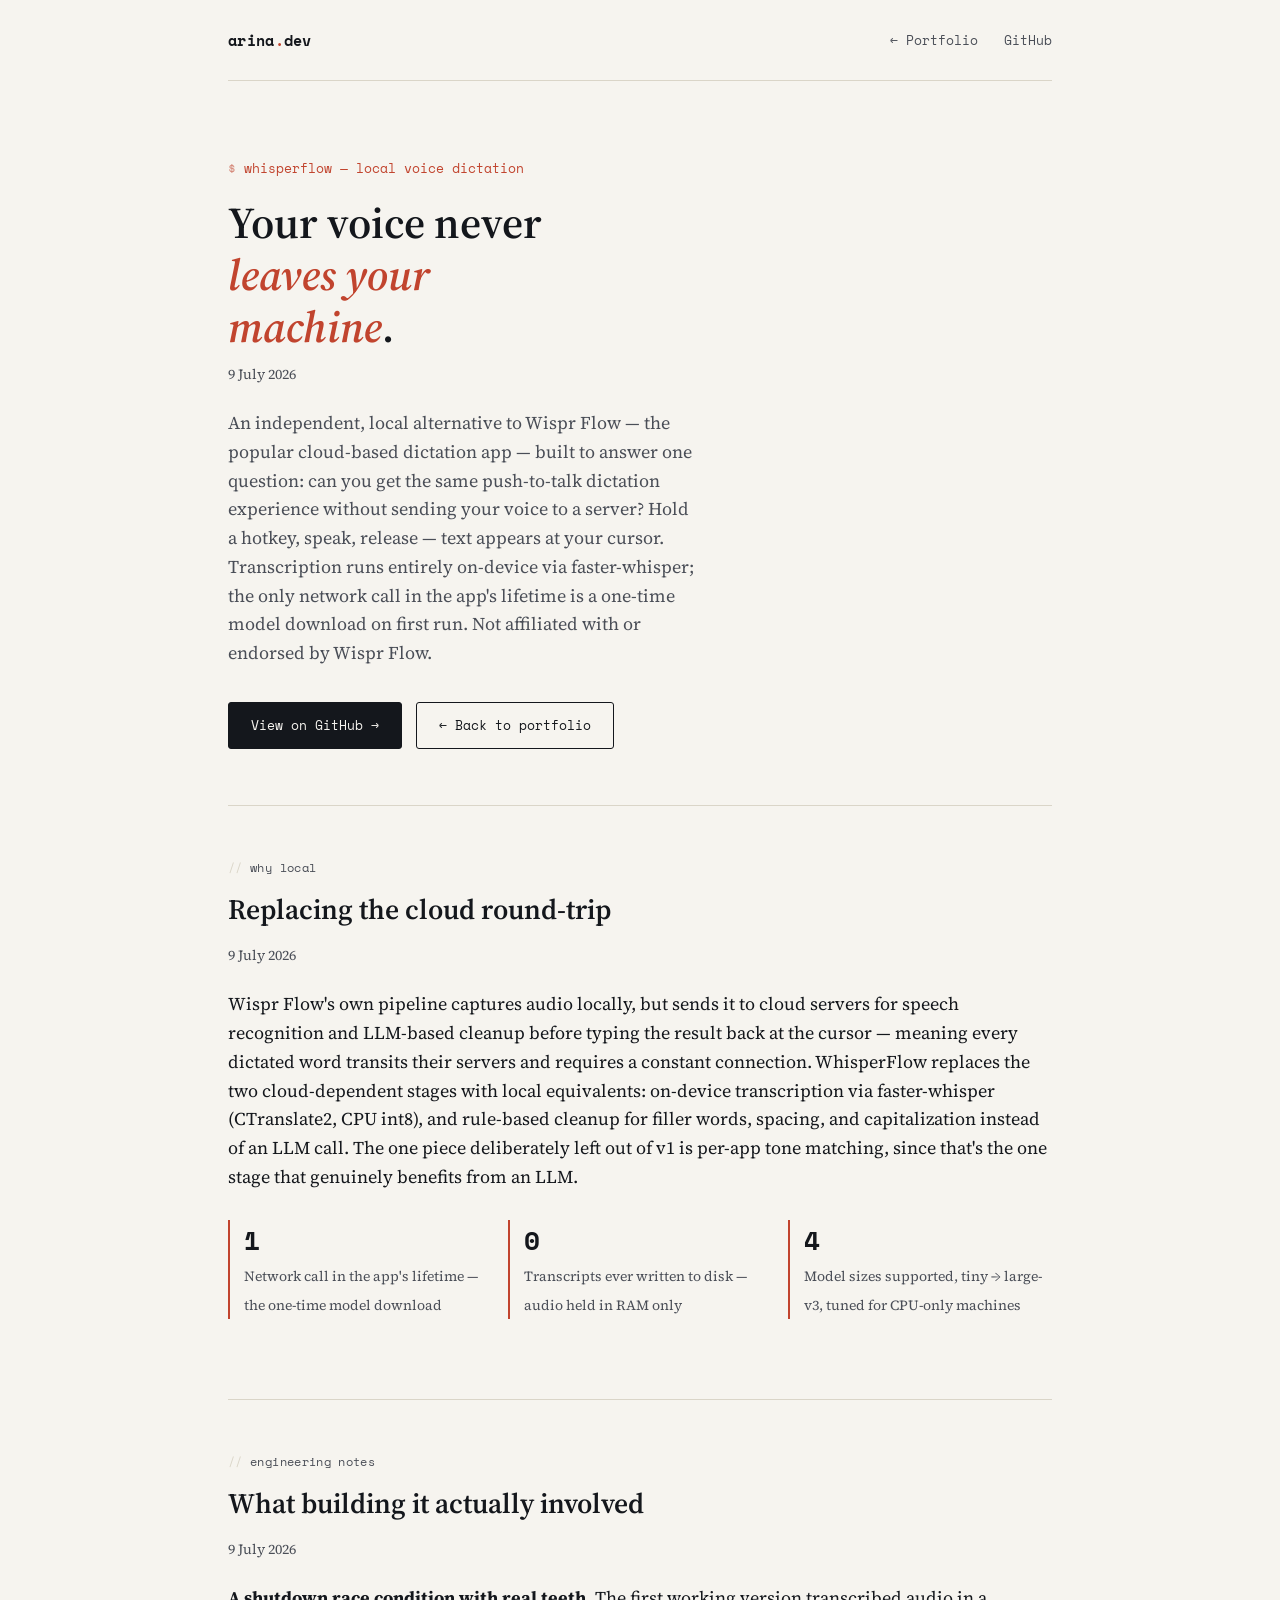
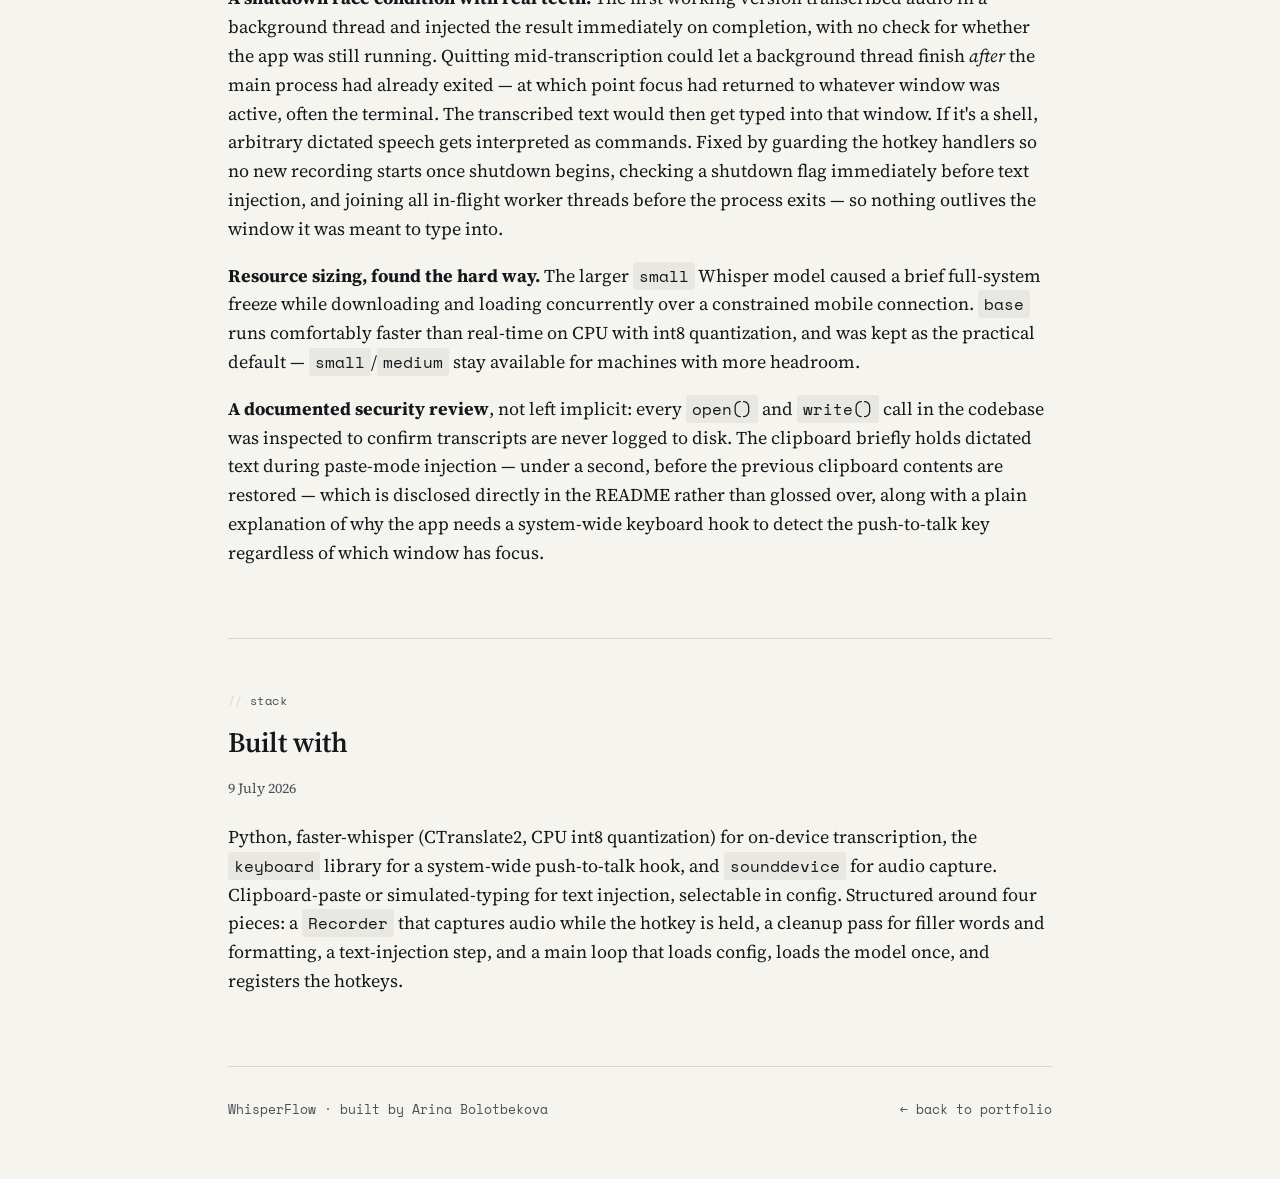
<file: whisperflow.html>
<!DOCTYPE html>
<html lang="en">
<head>
<meta charset="UTF-8">
<meta name="viewport" content="width=device-width, initial-scale=1.0">
<title>WhisperFlow — Local Voice Dictation</title>
<link rel="stylesheet" href="styles.css?v=2">
</head>
<body>

<div class="wrap">
  <nav class="nav">
    <a href="index.html" class="nav-mark">arina<span>.</span>dev</a>
    <div class="nav-links">
      <a href="index.html">← Portfolio</a>
      <a href="https://github.com/arinaesp/local-whisper-flow" target="_blank">GitHub</a>
    </div>
  </nav>

  <section class="hero">
    <div class="eyebrow">whisperflow — local voice dictation</div>
    <h1>Your voice never <em>leaves your machine</em>.</h1>
    <p class="pub-date"><time datetime="2026-07-09">9 July 2026</time></p>
    <p class="hero-sub">
      An independent, local alternative to Wispr Flow — the popular cloud-based dictation app —
      built to answer one question: can you get the same push-to-talk dictation experience
      without sending your voice to a server? Hold a hotkey, speak, release — text appears at
      your cursor. Transcription runs entirely on-device via faster-whisper; the only network
      call in the app's lifetime is a one-time model download on first run. Not affiliated with
      or endorsed by Wispr Flow.
    </p>
    <div class="cta-row">
      <a href="https://github.com/arinaesp/local-whisper-flow" target="_blank" class="btn btn-primary">View on GitHub →</a>
      <a href="index.html" class="btn btn-ghost">← Back to portfolio</a>
    </div>
  </section>

  <section class="section">
    <div class="section-label">why local</div>
    <h2>Replacing the cloud round-trip</h2>
    <p class="pub-date"><time datetime="2026-07-09">9 July 2026</time></p>
    <p>
      Wispr Flow's own pipeline captures audio locally, but sends it to cloud servers for speech
      recognition and LLM-based cleanup before typing the result back at the cursor — meaning
      every dictated word transits their servers and requires a constant connection.
      WhisperFlow replaces the two cloud-dependent stages with local equivalents: on-device
      transcription via faster-whisper (CTranslate2, CPU int8), and rule-based cleanup for
      filler words, spacing, and capitalization instead of an LLM call. The one piece
      deliberately left out of v1 is per-app tone matching, since that's the one stage that
      genuinely benefits from an LLM.
    </p>
    <div class="stats">
      <div class="stat">
        <span class="stat-num">1</span>
        <span class="stat-label">Network call in the app's lifetime — the one-time model download</span>
      </div>
      <div class="stat">
        <span class="stat-num">0</span>
        <span class="stat-label">Transcripts ever written to disk — audio held in RAM only</span>
      </div>
      <div class="stat">
        <span class="stat-num">4</span>
        <span class="stat-label">Model sizes supported, tiny → large-v3, tuned for CPU-only machines</span>
      </div>
    </div>
  </section>

  <section class="section">
    <div class="section-label">engineering notes</div>
    <h2>What building it actually involved</h2>
    <p class="pub-date"><time datetime="2026-07-09">9 July 2026</time></p>
    <p>
      <strong>A shutdown race condition with real teeth.</strong> The first working version
      transcribed audio in a background thread and injected the result immediately on
      completion, with no check for whether the app was still running. Quitting mid-transcription
      could let a background thread finish <em>after</em> the main process had already exited —
      at which point focus had returned to whatever window was active, often the terminal. The
      transcribed text would then get typed into that window. If it's a shell, arbitrary
      dictated speech gets interpreted as commands. Fixed by guarding the hotkey handlers so no
      new recording starts once shutdown begins, checking a shutdown flag immediately before text
      injection, and joining all in-flight worker threads before the process exits — so nothing
      outlives the window it was meant to type into.
    </p>
    <p>
      <strong>Resource sizing, found the hard way.</strong> The larger <code>small</code>
      Whisper model caused a brief full-system freeze while downloading and loading concurrently
      over a constrained mobile connection. <code>base</code> runs comfortably faster than
      real-time on CPU with int8 quantization, and was kept as the practical default —
      <code>small</code>/<code>medium</code> stay available for machines with more headroom.
    </p>
    <p>
      <strong>A documented security review</strong>, not left implicit: every <code>open()</code>
      and <code>write()</code> call in the codebase was inspected to confirm transcripts are
      never logged to disk. The clipboard briefly holds dictated text during paste-mode injection
      — under a second, before the previous clipboard contents are restored — which is disclosed
      directly in the README rather than glossed over, along with a plain explanation of why the
      app needs a system-wide keyboard hook to detect the push-to-talk key regardless of which
      window has focus.
    </p>
  </section>

  <section class="section">
    <div class="section-label">stack</div>
    <h2>Built with</h2>
    <p class="pub-date"><time datetime="2026-07-09">9 July 2026</time></p>
    <p>
      Python, faster-whisper (CTranslate2, CPU int8 quantization) for on-device transcription,
      the <code>keyboard</code> library for a system-wide push-to-talk hook, and
      <code>sounddevice</code> for audio capture. Clipboard-paste or simulated-typing for text
      injection, selectable in config. Structured around four pieces: a <code>Recorder</code>
      that captures audio while the hotkey is held, a cleanup pass for filler words and
      formatting, a text-injection step, and a main loop that loads config, loads the model once,
      and registers the hotkeys.
    </p>
  </section>

  <footer>
    <span>WhisperFlow · built by Arina Bolotbekova</span>
    <a href="index.html">← back to portfolio</a>
  </footer>
</div>

</body>
</html>
</file>
<file: styles.css>
@import url('https://fonts.googleapis.com/css2?family=Space+Mono:wght@400;700&family=Source+Serif+4:ital,opsz,wght@0,8..60,400;0,8..60,600;1,8..60,400&display=swap');

/* ============================================
   DESIGN TOKENS
   Portfolio shell = ink + paper + red-pen accent (developer/teacher duality)
   axo section = its own established brand (cream/brown/orange)
   ============================================ */
:root {
  --ink: #14171C;
  --ink-soft: #4A4E57;
  --paper: #F6F4EF;
  --paper-raised: #FFFFFF;
  --line: #DAD5C8;
  --red-pen: #C1442E;
  --red-pen-soft: #E8C9C2;

  --axo-cream: #FDF6EC;
  --axo-brown: #693B37;
  --axo-brown-soft: #96736E;
  --axo-orange: #F2894E;
  --axo-orange-dark: #C46A34;

  --mono: 'Space Mono', monospace;
  --serif: 'Source Serif 4', serif;

  --max-w: 880px;
}

* { box-sizing: border-box; }
html { scroll-behavior: smooth; }

body {
  margin: 0;
  background: var(--paper);
  color: var(--ink);
  font-family: var(--serif);
  font-size: 18px;
  line-height: 1.6;
  -webkit-font-smoothing: antialiased;
}

a { color: inherit; }

code {
  font-family: var(--mono);
  font-size: 0.88em;
  background: rgba(20,23,28,0.06);
  padding: 2px 6px;
  border-radius: 3px;
}
.axo-theme code { background: rgba(105,59,55,0.08); }

img { max-width: 100%; display: block; }

.wrap {
  max-width: var(--max-w);
  margin: 0 auto;
  padding: 0 28px;
}

/* ---------- NAV ---------- */
.nav {
  display: flex;
  justify-content: space-between;
  align-items: center;
  padding: 28px 0;
  border-bottom: 1px solid var(--line);
  margin-bottom: 8px;
}
.nav-mark {
  font-family: var(--mono);
  font-weight: 700;
  font-size: 15px;
  letter-spacing: 0.02em;
  text-decoration: none;
}
.nav-mark span { color: var(--red-pen); }
.nav-links {
  display: flex;
  gap: 26px;
  font-family: var(--mono);
  font-size: 13px;
}
.nav-links a { text-decoration: none; color: var(--ink-soft); }
.nav-links a:hover { color: var(--ink); }
.nav { flex-wrap: wrap; gap: 12px 26px; }
.nav-links { flex-wrap: wrap; gap: 8px 26px; margin-left: auto; }
.nav-social { display: flex; gap: 2px; }
.nav-social a { display: inline-flex; align-items: center; justify-content: center; width: 40px; height: 40px; border-radius: 6px; color: var(--ink-soft); }
.nav-social a:hover, .nav-social a:focus-visible { color: var(--red-pen); background: rgba(193, 68, 46, 0.08); }
.nav-social svg { width: 18px; height: 18px; fill: currentColor; }

/* ---------- EYEBROW / TERMINAL LABEL ---------- */
.eyebrow {
  font-family: var(--mono);
  font-size: 13px;
  color: var(--red-pen);
  display: inline-flex;
  align-items: center;
  gap: 8px;
  margin-bottom: 18px;
}
.eyebrow::before { content: '$'; opacity: 0.6; }

/* ---------- HERO ---------- */
.hero { padding: 64px 0 56px; }
.hero h1 {
  font-family: var(--serif);
  font-weight: 600;
  font-size: 44px;
  line-height: 1.18;
  margin: 0 0 22px;
  max-width: 15ch;
}
.hero h1 em {
  font-style: italic;
  color: var(--red-pen);
  position: relative;
}
.hero-sub {
  font-size: 18px;
  color: var(--ink-soft);
  max-width: 52ch;
  margin: 0 0 34px;
}
.cta-row { display: flex; gap: 14px; flex-wrap: wrap; }

.btn {
  font-family: var(--mono);
  font-size: 13px;
  text-decoration: none;
  padding: 12px 22px;
  border-radius: 3px;
  display: inline-block;
  border: 1px solid var(--ink);
  transition: all 0.15s ease;
}
.btn-primary { background: var(--ink); color: var(--paper); }
.btn-primary:hover { background: var(--red-pen); border-color: var(--red-pen); }
.btn-ghost { background: transparent; color: var(--ink); }
.btn-ghost:hover { border-color: var(--red-pen); color: var(--red-pen); }

/* ---------- SECTION LABEL (code-comment style) ---------- */
.section-label {
  font-family: var(--mono);
  font-size: 12px;
  color: var(--ink-soft);
  text-transform: lowercase;
  letter-spacing: 0.03em;
  margin-bottom: 10px;
}
.section-label::before { content: '// '; color: var(--line); }

.section { padding: 52px 0; border-top: 1px solid var(--line); }
.section h2 {
  font-family: var(--serif);
  font-weight: 600;
  font-size: 28px;
  margin: 0 0 24px;
}

/* ---------- PUBLICATION DATE (under a heading) ---------- */
/* .doc p would otherwise win on margin. Serif, not mono: mono spreads
   "9 July 2026" too wide. Alignment is inherited, so a date sits left under
   a section heading and centred under a centred hero title. */
.pub-date, .doc .pub-date {
  font-family: var(--serif);
  font-size: 14px;
  color: var(--ink-soft);
  margin: -12px 0 24px;
}

/* ---------- PROJECT GRID ---------- */
.grid {
  display: grid;
  grid-template-columns: repeat(2, 1fr);
  gap: 18px;
}
.card {
  background: var(--paper-raised);
  border: 1px solid var(--line);
  border-radius: 6px;
  padding: 24px;
  text-decoration: none;
  color: var(--ink);
  transition: border-color 0.15s ease, transform 0.15s ease;
  display: flex;
  flex-direction: column;
  gap: 10px;
}
.card:hover { border-color: var(--red-pen); transform: translateY(-2px); }
.card-featured {
  grid-column: 1 / -1;
  background: var(--axo-cream);
  border-color: var(--axo-brown-soft);
  display: grid;
  grid-template-columns: 120px 1fr;
  gap: 22px;
  align-items: center;
  padding: 28px;
}
.card-featured:hover { border-color: var(--axo-orange); }
.card-featured img { width: 100px; }
.card-featured-alt {
  grid-column: 1 / -1;
  background: var(--paper-raised);
  border: 1px solid var(--ink);
  display: grid;
  grid-template-columns: 1fr;
  gap: 8px;
  padding: 28px;
}
.card-featured-alt:hover { border-color: var(--red-pen); }
.card-featured-alt .card-tag { color: var(--red-pen); }
.card-tag {
  font-family: var(--mono);
  font-size: 11px;
  color: var(--ink-soft);
  text-transform: uppercase;
  letter-spacing: 0.05em;
}
.card-featured .card-tag { color: var(--axo-orange-dark); }
.card h3 { margin: 0; font-size: 19px; font-weight: 600; }
.card p { margin: 0; font-size: 15px; color: var(--ink-soft); line-height: 1.5; }

/* ---------- STAT CALLOUTS ---------- */
.stats {
  display: grid;
  grid-template-columns: repeat(3, 1fr);
  gap: 16px;
  margin: 28px 0;
}
.stat {
  border-left: 2px solid var(--red-pen);
  padding-left: 14px;
}
.stat-num {
  font-family: var(--mono);
  font-size: 26px;
  font-weight: 700;
  display: block;
}
.stat-label { font-size: 14px; color: var(--ink-soft); }

/* ---------- FOOTER ---------- */
footer {
  border-top: 1px solid var(--line);
  padding: 32px 0 60px;
  font-family: var(--mono);
  font-size: 13px;
  color: var(--ink-soft);
  display: flex;
  justify-content: space-between;
}
footer a { text-decoration: none; }
footer a:hover { color: var(--red-pen); }

/* ---------- axo page theme override ---------- */
body.axo-theme {
  background: var(--axo-cream);
  color: var(--axo-brown);
}
.axo-theme .nav { border-color: var(--axo-brown-soft); }
.axo-theme .nav-links a { color: var(--axo-brown-soft); }
.axo-theme .nav-links a:hover { color: var(--axo-brown); }
.axo-theme .eyebrow { color: var(--axo-orange-dark); }
.axo-theme .hero-sub { color: var(--axo-brown-soft); }
.axo-theme .section { border-color: var(--axo-brown-soft); }
.axo-theme .btn { border-color: var(--axo-brown); }
.axo-theme .btn-primary { background: var(--axo-orange); color: #fff; border-color: var(--axo-orange-dark); }
.axo-theme .btn-primary:hover { background: var(--axo-orange-dark); }
.axo-theme .btn-ghost:hover { border-color: var(--axo-orange); color: var(--axo-orange-dark); }
.axo-theme .stat { border-color: var(--axo-orange); }
.axo-theme footer { border-color: var(--axo-brown-soft); color: var(--axo-brown-soft); }
.axo-theme footer a:hover { color: var(--axo-orange-dark); }
.axo-theme .section-label::before { color: var(--axo-brown-soft); }
.axo-theme .pub-date { color: var(--axo-brown-soft); }

.mascot-hero {
  width: 220px;
  margin: 0 auto 28px;
}

.loop-row {
  display: grid;
  grid-template-columns: repeat(3, 1fr);
  gap: 20px;
  margin: 32px 0;
}
.loop-row--two { grid-template-columns: repeat(2, 1fr); }
.loop-step {
  background: var(--paper-raised);
  border: 1px solid var(--axo-brown-soft);
  border-radius: 8px;
  padding: 22px;
  text-align: center;
}
.loop-step .n {
  font-family: var(--mono);
  color: var(--axo-orange-dark);
  font-size: 13px;
  display: block;
  margin-bottom: 8px;
}
.loop-step h4 { margin: 0 0 8px; font-size: 17px; }
.loop-step p { margin: 0; font-size: 14px; color: var(--axo-brown-soft); }

.screenshot-frame {
  border: 1px solid var(--axo-brown-soft);
  border-radius: 10px;
  overflow: hidden;
  margin: 28px 0;
  box-shadow: 0 8px 24px rgba(105,59,55,0.08);
}

/* ---------- RESEARCH DOC STYLING ---------- */
.doc { font-family: var(--serif); }
.doc h2 {
  font-family: var(--serif);
  font-size: 24px;
  font-weight: 600;
  margin: 40px 0 16px;
}
.doc h3 { font-size: 18px; margin: 24px 0 10px; }
.doc p { margin: 0 0 16px; }
.doc table {
  width: 100%;
  border-collapse: collapse;
  margin: 20px 0;
  font-size: 15px;
}
.doc th, .doc td {
  text-align: left;
  padding: 10px 12px;
  border-bottom: 1px solid var(--axo-brown-soft);
}
.doc th { font-family: var(--mono); font-size: 12px; text-transform: uppercase; color: var(--axo-orange-dark); }
.pull-quote {
  border-left: 3px solid var(--axo-orange);
  padding: 4px 0 4px 22px;
  margin: 28px 0;
  font-style: italic;
  font-size: 19px;
  color: var(--axo-brown);
}
.pull-quote cite {
  display: block;
  font-family: var(--mono);
  font-style: normal;
  font-size: 12px;
  color: var(--axo-brown-soft);
  margin-top: 10px;
}
.sources {
  font-family: var(--mono);
  font-size: 13px;
  color: var(--axo-brown-soft);
  line-height: 2;
}
.founder-box {
  background: var(--paper-raised);
  border: 1px solid var(--axo-brown-soft);
  border-radius: 8px;
  padding: 26px;
  margin: 28px 0;
  display: flex;
  gap: 20px;
  align-items: flex-start;
}
.founder-box img { width: 64px; border-radius: 50%; flex-shrink: 0; }

/* ---------- ESSAYS + LINKS (index) ---------- */
.essay-list, .link-list { list-style: none; margin: 0; padding: 0; }
.essay-list li {
  display: grid;
  grid-template-columns: 110px 1fr;
  gap: 18px;
  padding: 16px 0;
  border-top: 1px solid var(--line);
}
.essay-list li:last-child { border-bottom: 1px solid var(--line); }
.essay-list time {
  font-family: var(--mono);
  font-size: 12px;
  color: var(--ink-soft);
  padding-top: 4px;
}
.essay-list a { font-weight: 600; text-decoration: none; }
.essay-list a:hover { color: var(--red-pen); }
.essay-list p { margin: 4px 0 0; font-size: 15px; color: var(--ink-soft); line-height: 1.5; }
.essay-also { font-size: 15px; color: var(--ink-soft); margin: 18px 0 0; }
.essay-also a:hover { color: var(--red-pen); }

.link-list {
  display: grid;
  grid-template-columns: repeat(2, 1fr);
  gap: 10px 24px;
}
.link-list li { display: flex; flex-direction: column; padding: 10px 0; border-top: 1px solid var(--line); }
.link-list a { font-family: var(--mono); font-size: 14px; font-weight: 700; text-decoration: none; }
.link-list a:hover { color: var(--red-pen); }
.link-list span { font-size: 14px; color: var(--ink-soft); }

/* ---------- RESPONSIVE ---------- */
@media (max-width: 640px) {
  .hero h1 { font-size: 32px; }
  .grid { grid-template-columns: 1fr; }
  .card-featured { grid-template-columns: 1fr; text-align: center; }
  .card-featured img { margin: 0 auto; }
  .stats { grid-template-columns: 1fr; }
  .loop-row, .loop-row--two { grid-template-columns: 1fr; }
  .founder-box { flex-direction: column; }
  .essay-list li { grid-template-columns: 1fr; gap: 4px; }
  .link-list { grid-template-columns: 1fr; }
}
</file>
